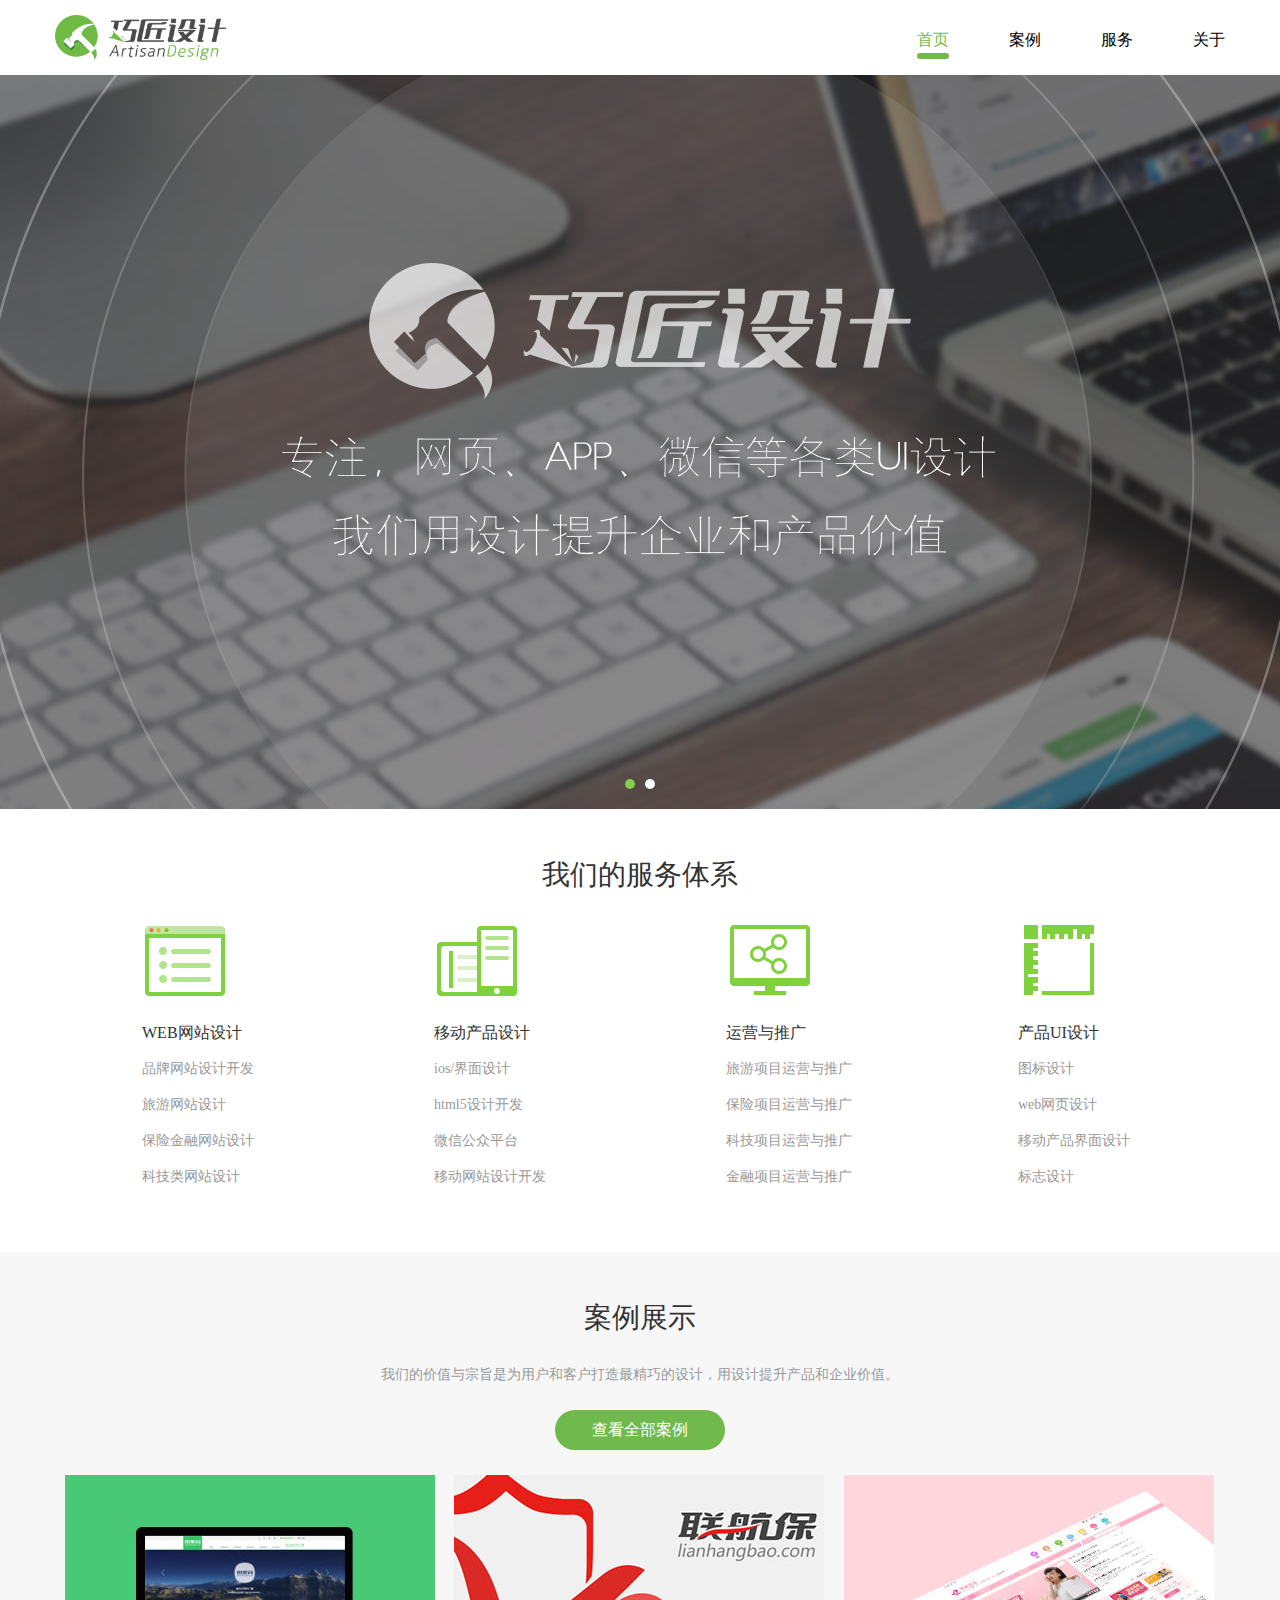
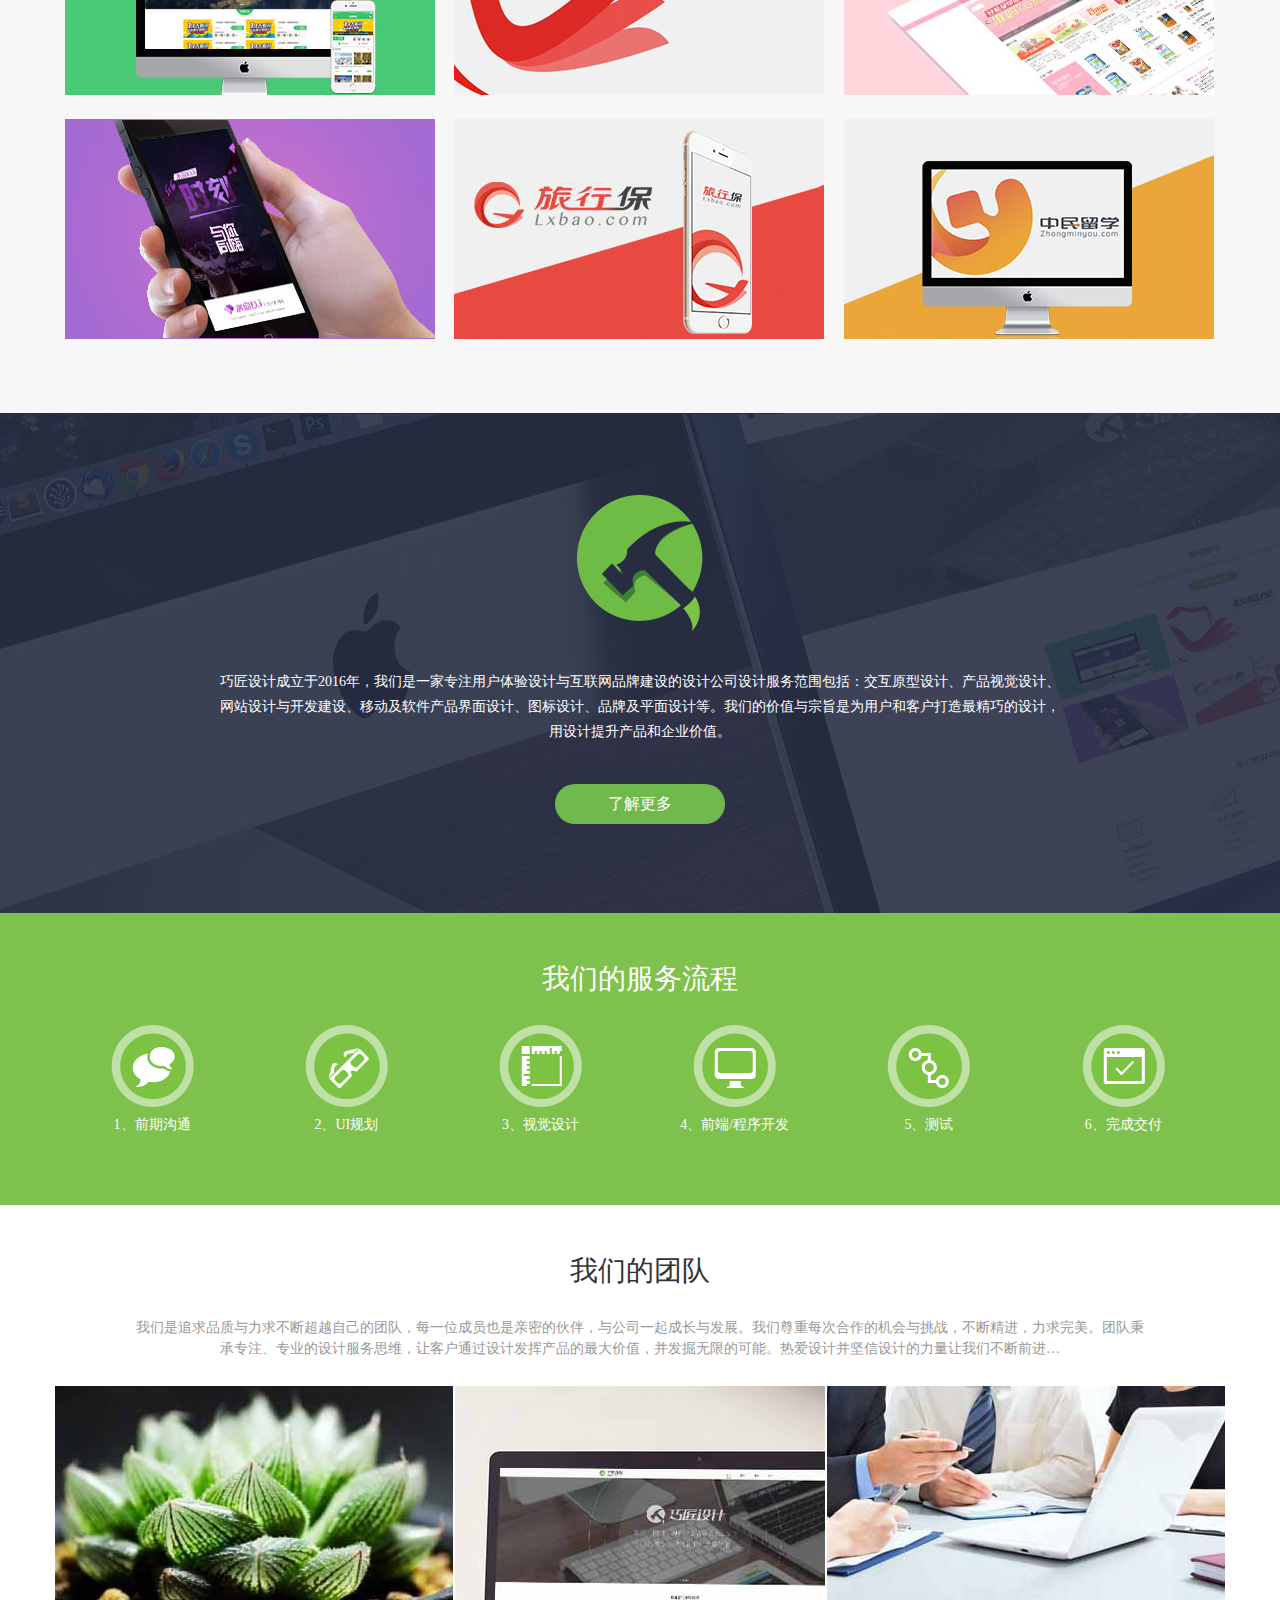
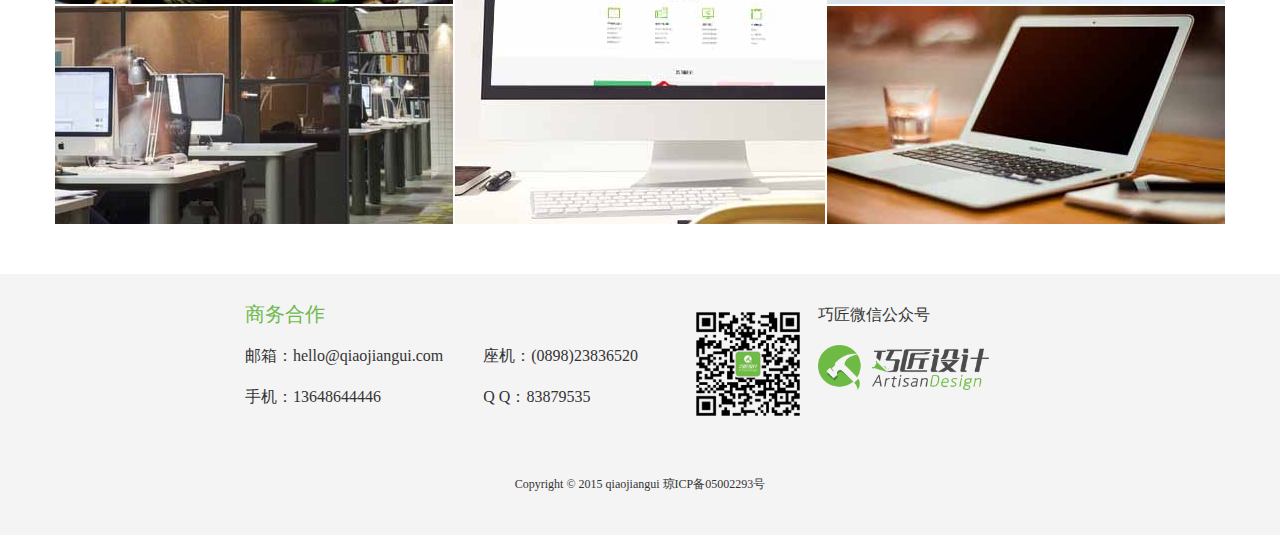
<file: index.html>
<!DOCTYPE html>
<html lang="en">
<head>
    <meta charset="UTF-8">
    <meta http-equiv="X-UA-Compatible" content="IE=edge,chrome=1">
    <meta name="viewport" content="initial-scale=1, maximum-scale=1, user-scalable=no, width=device-width">
    <meta name="apple-mobile-web-app-status-bar-style" content="black">
    <meta name="apple-mobile-web-app-title" content="巧匠设计">
    <title>巧匠设计－专注用户体验设计与互联网品牌开发</title>
    <link rel="stylesheet" href="static/css/main.css"/>
</head>
<body>
<div class="header">
    <div class="container">
        <div class="collapse r">
            <a class="touch" href="javascript:;"></a>
            <ul class="nav">
                <li class="active"><a href="/">首页</a></li>
                <li><a href="/example">案例</a></li>
                <li><a href="/server">服务</a></li>
                <li><a href="/about">关于</a></li>
            </ul>
            <div class="timber" style="left: 60px;"></div>
        </div>
        <a class="logo l" href="/" title="巧匠设计"><img src="static/images/logo.png" alt="巧匠设计"/></a>
    </div>
</div>
<div class="main">
    <div class="carousel">
        <div class="box">
            <div class="item banner-1 active"></div>
            <div class="item banner-2"></div>
        </div>
        <div class="dot">
            <a class="active" href="javascript:;"></a>
            <a href="javascript:;"></a>
        </div>
    </div>
    <div class="floor-1">
        <div class="container">
            <div class="whole">
                <div class="hd">
                    <h1>我们的服务体系</h1>
                </div>
                <div class="bd">
                    <ul class="server-list">
                        <li>
                            <i class="icon-server-1"></i>
                            <h2>WEB网站设计</h2>
                            <p>品牌网站设计开发</p>
                            <p>旅游网站设计</p>
                            <p>保险金融网站设计</p>
                            <p>科技类网站设计</p>
                        </li>
                        <li>
                            <i class="icon-server-2"></i>
                            <h2>移动产品设计</h2>
                            <p>ios/界面设计</p>
                            <p>html5设计开发</p>
                            <p>微信公众平台</p>
                            <p>移动网站设计开发</p>
                        </li>
                        <li>
                            <i class="icon-server-3"></i>
                            <h2>运营与推广</h2>
                            <p>旅游项目运营与推广</p>
                            <p>保险项目运营与推广</p>
                            <p>科技项目运营与推广</p>
                            <p>金融项目运营与推广</p>
                        </li>
                        <li>
                            <i class="icon-server-4"></i>
                            <h2>产品UI设计</h2>
                            <p>图标设计</p>
                            <p>web网页设计</p>
                            <p>移动产品界面设计</p>
                            <p>标志设计</p>
                        </li>
                    </ul>
                </div>
            </div>
        </div>
    </div>
    <div class="floor-2">
        <div class="container">
            <div class="whole">
                <div class="hd">
                    <h1>案例展示</h1>
                    <p>我们的价值与宗旨是为用户和客户打造最精巧的设计，用设计提升产品和企业价值。</p>
                    <p><a href="/example" class="btn">查看全部案例</a></p>
                </div>
                <div class="bd">
                    <ul class="case-list">
                        <li><a href="/content/001.html"><img src="static/images/case-1.jpg"/></a></li>
                        <li><a href="javascript:;"><img src="static/images/case-2.jpg"/></a></li>
                        <li><a href="javascript:;"><img src="static/images/case-3.jpg"/></a></li>
                        <li><a href="javascript:;"><img src="static/images/case-4.jpg"/></a></li>
                        <li><a href="javascript:;"><img src="static/images/case-5.jpg"/></a></li>
                        <li><a href="javascript:;"><img src="static/images/case-6.jpg"/></a></li>
                    </ul>
                </div>
            </div>
        </div>
    </div>
    <div class="floor-3">
        <div class="container">
            <i class="icon-logo"></i>
            <p>巧匠设计成立于2016年，我们是一家专注用户体验设计与互联网品牌建设的设计公司设计服务范围包括：交互原型设计、产品视觉设计、网站设计与开发建设、移动及软件产品界面设计、图标设计、品牌及平面设计等。我们的价值与宗旨是为用户和客户打造最精巧的设计，用设计提升产品和企业价值。</p>
            <a href="#" class="btn">了解更多</a>
        </div>
    </div>
    <div class="floor-4">
        <div class="container">
            <div class="whole">
                <div class="hd">
                    <h1 class="white">我们的服务流程</h1>
                </div>
                <div class="bd">
                    <ul class="step-list">
                        <li><i class="icon-step-1"></i><p>1、前期沟通</p></li>
                        <li><i class="icon-step-2"></i><p>2、UI规划</p></li>
                        <li><i class="icon-step-3"></i><p>3、视觉设计</p></li>
                        <li><i class="icon-step-4"></i><p>4、前端/程序开发</p></li>
                        <li><i class="icon-step-5"></i><p>5、测试</p></li>
                        <li><i class="icon-step-6"></i><p>6、完成交付</p></li>
                    </ul>
                </div>
            </div>
        </div>
    </div>
    <div class="floor-5">
        <div class="container">
            <div class="whole">
                <div class="hd">
                    <h1>我们的团队</h1>
                    <p>我们是追求品质与力求不断超越自己的团队，每一位成员也是亲密的伙伴，与公司一起成长与发展。我们尊重每次合作的机会与挑战，不断精进，力求完美。团队秉承专注、专业的设计服务思维，让客户通过设计发挥产品的最大价值，并发掘无限的可能。热爱设计并坚信设计的力量让我们不断前进…</p>
                </div>
                <div class="bd">
                    <ul class="team-list">
                        <li>
                            <a href="javascript:;"><img src="static/images/team-1.jpg"/></a>
                            <a href="javascript:;"><img src="static/images/team-2.jpg"/></a>
                        </li>
                        <li class="center">
                            <a href="javascript:;"><img src="static/images/team-3.jpg"/></a>
                        </li>
                        <li>
                            <a href="javascript:;"><img src="static/images/team-4.jpg"/></a>
                            <a href="javascript:;"><img src="static/images/team-5.jpg"/></a>
                        </li>
                    </ul>
                </div>
            </div>
        </div>
    </div>
</div>
<div class="footer">
    <div class="container">
        <div class="top">
            <div class="l">
                <h2>商务合作</h2>
                <div class="l">
                    <p>邮箱：hello@qiaojiangui.com</p>
                    <p>手机：13648644446</p>
                </div>
                <div class="l">
                    <p>座机：(0898)23836520</p>
                    <p>Q Q：83879535</p>
                </div>
            </div>
            <div class="ml30 l">
                <div class="qrcode l"><img src="static/images/qrcode.png"/></div>
                <div class="ml20 l">
                    <p>巧匠微信公众号</p>
                    <img src="static/images/logo.png" width="171" height="45"/>
                </div>
            </div>
        </div>
        <div class="bottom">Copyright © 2015 qiaojiangui 琼ICP备05002293号</div>
    </div>
</div>
<script src="static/js/jquery-1.11.3.min.js"></script>
<script src="static/js/main.js"></script>
</body>
</html>
</file>
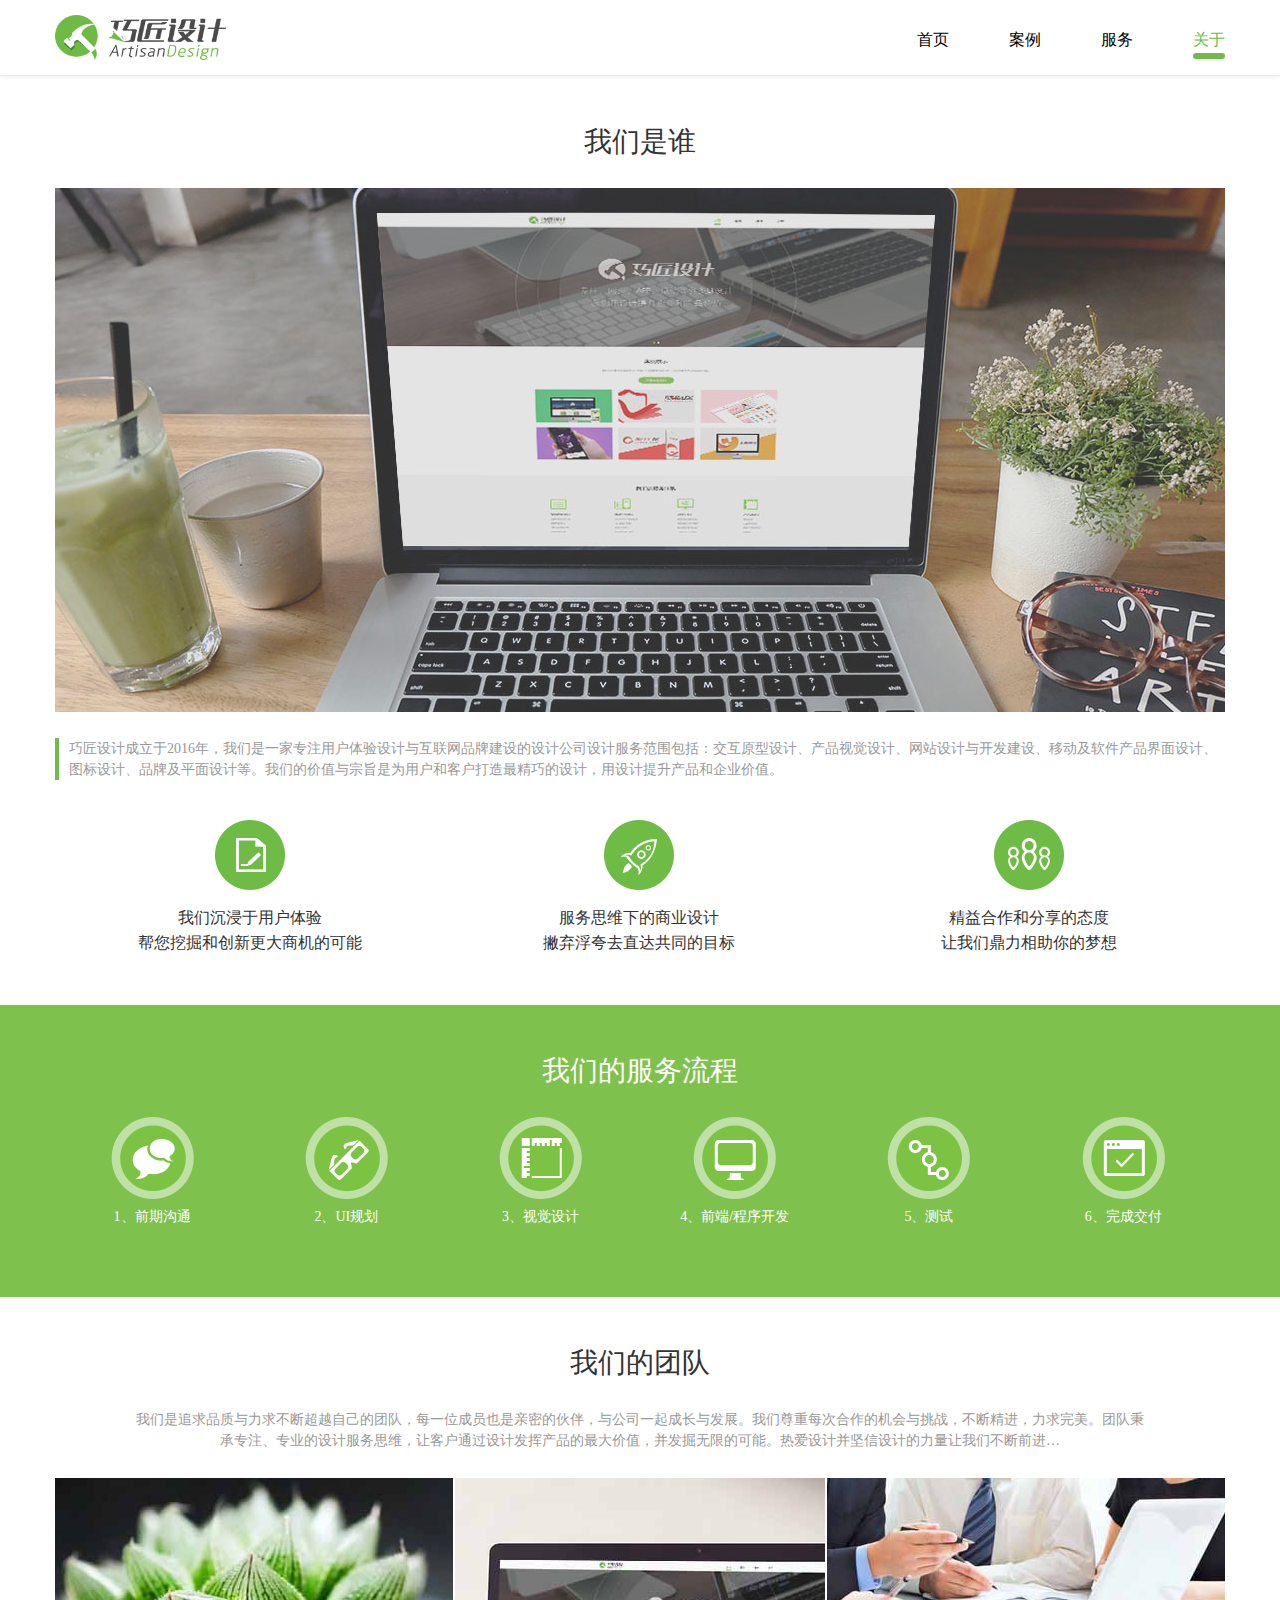
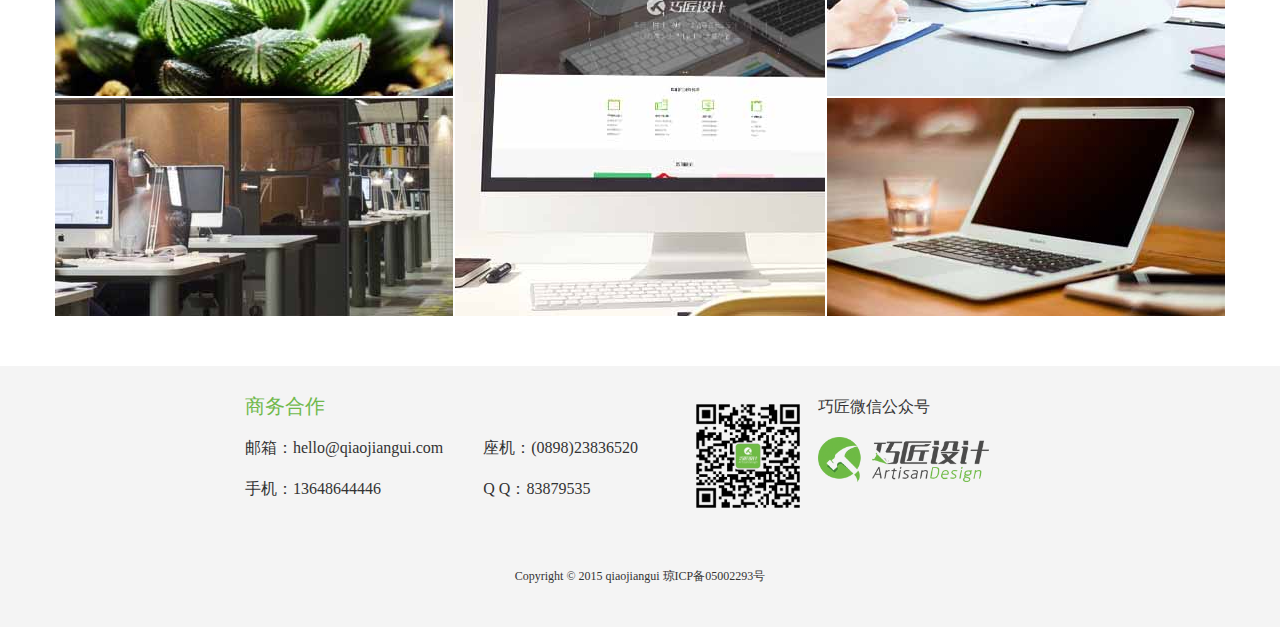
<file: about/index.html>
<!DOCTYPE html>
<html lang="en">
<head>
    <meta charset="UTF-8">
    <meta http-equiv="X-UA-Compatible" content="IE=edge,chrome=1">
    <meta name="viewport" content="initial-scale=1, maximum-scale=1, user-scalable=no, width=device-width">
    <meta name="apple-mobile-web-app-status-bar-style" content="black">
    <meta name="apple-mobile-web-app-title" content="巧匠设计">
    <title>巧匠设计－专注用户体验设计与互联网品牌开发</title>
    <link rel="stylesheet" href="../static/css/main.css"/>
</head>
<body>
<div class="header borb">
    <div class="container">
        <div class="collapse r">
            <a class="touch" href="javascript:;"></a>
            <ul class="nav">
                <li><a href="/">首页</a></li>
                <li><a href="/example">案例</a></li>
                <li><a href="/server">服务</a></li>
                <li class="active"><a href="/about">关于</a></li>
            </ul>
            <div class="timber" style="left: 336px;"></div>
        </div>
        <a class="logo l" href="/" title="巧匠设计"><img src="../static/images/logo.png" alt="巧匠设计"/></a>
    </div>
</div>
<div class="main">
    <div class="floor-1 bortop">
        <div class="container">
            <div class="whole">
                <div class="hd">
                    <h1>我们是谁</h1>
                </div>
                <div class="bd">
                    <div class="summary">
                        <img src="../static/images/about.jpg"/>
                        <p>巧匠设计成立于2016年，我们是一家专注用户体验设计与互联网品牌建设的设计公司设计服务范围包括：交互原型设计、产品视觉设计、网站设计与开发建设、移动及软件产品界面设计、图标设计、品牌及平面设计等。我们的价值与宗旨是为用户和客户打造最精巧的设计，用设计提升产品和企业价值。</p>
                    </div>
                    <ul class="about-list">
                        <li>
                            <i class="icon-about-1"></i>
                            <p>我们沉浸于用户体验</p>
                            <p>帮您挖掘和创新更大商机的可能</p>
                        </li>
                        <li>
                            <i class="icon-about-2"></i>
                            <p>服务思维下的商业设计</p>
                            <p>撇弃浮夸去直达共同的目标</p>
                        </li>
                        <li>
                            <i class="icon-about-3"></i>
                            <p>精益合作和分享的态度</p>
                            <p>让我们鼎力相助你的梦想</p>
                        </li>
                    </ul>
                </div>
            </div>
        </div>
    </div>
    <div class="floor-4">
        <div class="container">
            <div class="whole">
                <div class="hd">
                    <h1 class="white">我们的服务流程</h1>
                </div>
                <div class="bd">
                    <ul class="step-list">
                        <li><i class="icon-step-1"></i><p>1、前期沟通</p></li>
                        <li><i class="icon-step-2"></i><p>2、UI规划</p></li>
                        <li><i class="icon-step-3"></i><p>3、视觉设计</p></li>
                        <li><i class="icon-step-4"></i><p>4、前端/程序开发</p></li>
                        <li><i class="icon-step-5"></i><p>5、测试</p></li>
                        <li><i class="icon-step-6"></i><p>6、完成交付</p></li>
                    </ul>
                </div>
            </div>
        </div>
    </div>
    <div class="floor-5">
        <div class="container">
            <div class="whole">
                <div class="hd">
                    <h1>我们的团队</h1>
                    <p>我们是追求品质与力求不断超越自己的团队，每一位成员也是亲密的伙伴，与公司一起成长与发展。我们尊重每次合作的机会与挑战，不断精进，力求完美。团队秉承专注、专业的设计服务思维，让客户通过设计发挥产品的最大价值，并发掘无限的可能。热爱设计并坚信设计的力量让我们不断前进…</p>
                </div>
                <div class="bd">
                    <ul class="team-list">
                        <li>
                            <a href="javascript:;"><img src="../static/images/team-1.jpg"/></a>
                            <a href="javascript:;"><img src="../static/images/team-2.jpg"/></a>
                        </li>
                        <li class="center">
                            <a href="javascript:;"><img src="../static/images/team-3.jpg"/></a>
                        </li>
                        <li>
                            <a href="javascript:;"><img src="../static/images/team-4.jpg"/></a>
                            <a href="javascript:;"><img src="../static/images/team-5.jpg"/></a>
                        </li>
                    </ul>
                </div>
            </div>
        </div>
    </div>
</div>
<div class="footer">
    <div class="container">
        <div class="top">
            <div class="l">
                <h2>商务合作</h2>
                <div class="l">
                    <p>邮箱：hello@qiaojiangui.com</p>
                    <p>手机：13648644446</p>
                </div>
                <div class="l">
                    <p>座机：(0898)23836520</p>
                    <p>Q Q：83879535</p>
                </div>
            </div>
            <div class="ml30 l">
                <div class="qrcode l"><img src="../static/images/qrcode.png"/></div>
                <div class="ml20 l">
                    <p>巧匠微信公众号</p>
                    <img src="../static/images/logo.png" width="171" height="45"/>
                </div>
            </div>
        </div>
        <div class="bottom">Copyright © 2015 qiaojiangui 琼ICP备05002293号</div>
    </div>
</div>
<script src="../static/js/jquery-1.11.3.min.js"></script>
<script src="../static/js/main.js"></script>
</body>
</html>
</file>
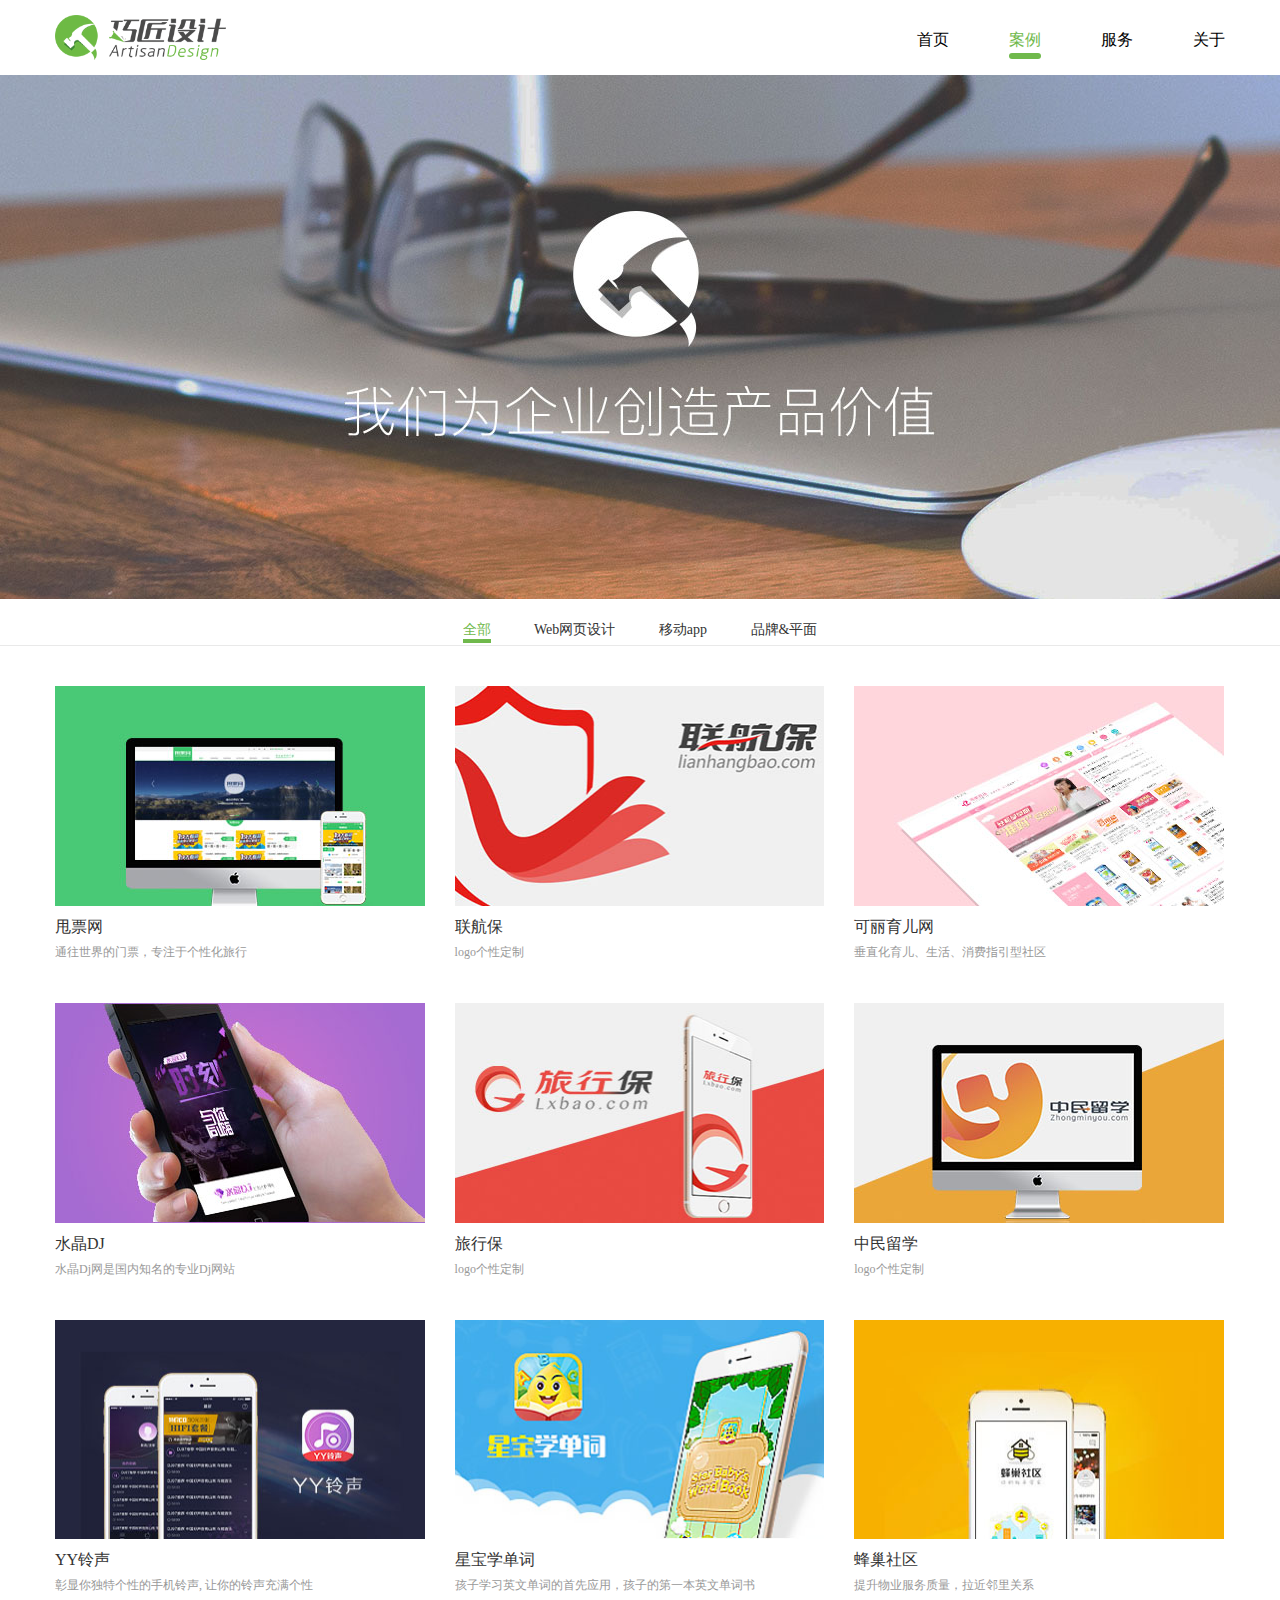
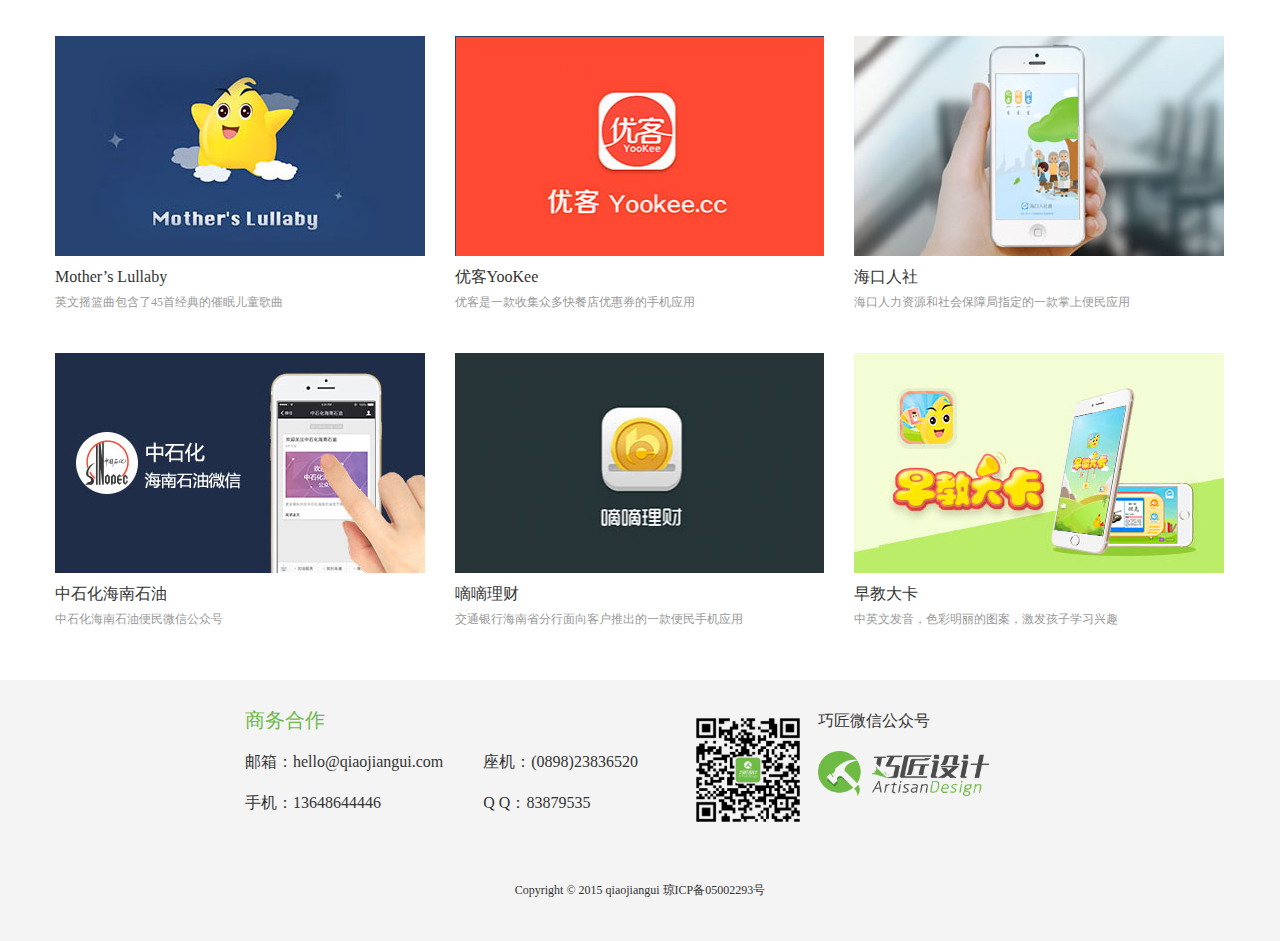
<file: example/index.html>
<!DOCTYPE html>
<html lang="en">
<head>
    <meta charset="UTF-8">
    <meta http-equiv="X-UA-Compatible" content="IE=edge,chrome=1">
    <meta name="viewport" content="initial-scale=1, maximum-scale=1, user-scalable=no, width=device-width">
    <meta name="apple-mobile-web-app-status-bar-style" content="black">
    <meta name="apple-mobile-web-app-title" content="巧匠设计">
    <title>巧匠设计－专注用户体验设计与互联网品牌开发</title>
    <link rel="stylesheet" href="../static/css/main.css"/>
</head>
<body>
<div class="header">
    <div class="container">
        <div class="collapse r">
            <a class="touch" href="javascript:;"></a>
            <ul class="nav">
                <li><a href="/">首页</a></li>
                <li class="active"><a href="/example">案例</a></li>
                <li><a href="/server">服务</a></li>
                <li><a href="/about">关于</a></li>
            </ul>
            <div class="timber" style="left: 152px;"></div>
        </div>
        <a class="logo l" href="/" title="巧匠设计"><img src="../static/images/logo.png" alt="巧匠设计"/></a>
    </div>
</div>
<div class="main">
    <div class="example-banner"></div>
    <div class="floor-1">
        <div class="example-nav">
            <ul>
                <li><a class="active" href="/example">全部</a></li>
                <li><a href="/example/web.html">Web网页设计</a></li>
                <li><a href="/example/app.html">移动app</a></li>
                <li><a href="/example/plane.html">品牌&平面</a></li>
            </ul>
        </div>
        <div class="example-content">
            <div class="container">
                <ul class="example-list">
                    <li>
                        <div class="shell">
                            <a href="/content/001.html"><img src="../static/images/case-1.jpg"/></a>
                            <h2>甩票网</h2>
                            <p>通往世界的门票，专注于个性化旅行</p>
                        </div>
                    </li>
                    <li>
                        <div class="shell">
                            <a href="#"><img src="../static/images/case-2.jpg"/></a>
                            <h2>联航保</h2>
                            <p>logo个性定制</p>
                        </div>
                    </li>
                    <li>
                        <div class="shell">
                            <a href="#"><img src="../static/images/case-3.jpg"/></a>
                            <h2>可丽育儿网</h2>
                            <p>垂直化育儿、生活、消费指引型社区</p>
                        </div>
                    </li>
                    <li>
                        <div class="shell">
                            <a href="#"><img src="../static/images/case-4.jpg"/></a>
                            <h2>水晶DJ</h2>
                            <p>水晶Dj网是国内知名的专业Dj网站</p>
                        </div>
                    </li>
                    <li>
                        <div class="shell">
                            <a href="#"><img src="../static/images/case-5.jpg"/></a>
                            <h2>旅行保</h2>
                            <p>logo个性定制</p>
                        </div>
                    </li>
                    <li>
                        <div class="shell">
                            <a href="#"><img src="../static/images/case-6.jpg"/></a>
                            <h2>中民留学</h2>
                            <p>logo个性定制</p>
                        </div>
                    </li>
                    <li>
                        <div class="shell">
                            <a href="#"><img src="../static/images/case-7.jpg"/></a>
                            <h2>YY铃声</h2>
                            <p>彰显你独特个性的手机铃声, 让你的铃声充满个性</p>
                        </div>
                    </li>
                    <li>
                        <div class="shell">
                            <a href="#"><img src="../static/images/case-8.jpg"/></a>
                            <h2>星宝学单词</h2>
                            <p>孩子学习英文单词的首先应用，孩子的第一本英文单词书</p>
                        </div>
                    </li>
                    <li>
                        <div class="shell">
                            <a href="#"><img src="../static/images/case-9.jpg"/></a>
                            <h2>蜂巢社区</h2>
                            <p>提升物业服务质量，拉近邻里关系</p>
                        </div>
                    </li>
                    <li>
                        <div class="shell">
                            <a href="#"><img src="../static/images/case-10.jpg"/></a>
                            <h2>Mother’s Lullaby</h2>
                            <p>英文摇篮曲包含了45首经典的催眠儿童歌曲</p>
                        </div>
                    </li>
                    <li>
                        <div class="shell">
                            <a href="#"><img src="../static/images/case-11.jpg"/></a>
                            <h2>优客YooKee</h2>
                            <p>优客是一款收集众多快餐店优惠券的手机应用</p>
                        </div>
                    </li>
                    <li>
                        <div class="shell">
                            <a href="#"><img src="../static/images/case-12.jpg"/></a>
                            <h2>海口人社</h2>
                            <p>海口人力资源和社会保障局指定的一款掌上便民应用</p>
                        </div>
                    </li>
                    <li>
                        <div class="shell">
                            <a href="#"><img src="../static/images/case-13.jpg"/></a>
                            <h2>中石化海南石油 </h2>
                            <p>中石化海南石油便民微信公众号</p>
                        </div>
                    </li>
                    <li>
                        <div class="shell">
                            <a href="#"><img src="../static/images/case-14.jpg"/></a>
                            <h2>嘀嘀理财</h2>
                            <p>交通银行海南省分行面向客户推出的一款便民手机应用</p>
                        </div>
                    </li>
                    <li>
                        <div class="shell">
                            <a href="#"><img src="../static/images/case-15.jpg"/></a>
                            <h2>早教大卡</h2>
                            <p>中英文发音，色彩明丽的图案，激发孩子学习兴趣</p>
                        </div>
                    </li>
                </ul>
            </div>
        </div>
    </div>
</div>
<div class="footer" >
    <div class="container">
        <div class="top">
            <div class="l">
                <h2>商务合作</h2>
                <div class="l">
                    <p>邮箱：hello@qiaojiangui.com</p>
                    <p>手机：13648644446</p>
                </div>
                <div class="l">
                    <p>座机：(0898)23836520</p>
                    <p>Q Q：83879535</p>
                </div>
            </div>
            <div class="ml30 l">
                <div class="qrcode l"><img src="../static/images/qrcode.png"/></div>
                <div class="ml20 l">
                    <p>巧匠微信公众号</p>
                    <img src="../static/images/logo.png" width="171" height="45"/>
                </div>
            </div>
        </div>
        <div class="bottom">Copyright © 2015 qiaojiangui 琼ICP备05002293号</div>
    </div>
</div>
<script src="../static/js/jquery-1.11.3.min.js"></script>
<script src="../static/js/main.js"></script>
</body>
</html>
</file>
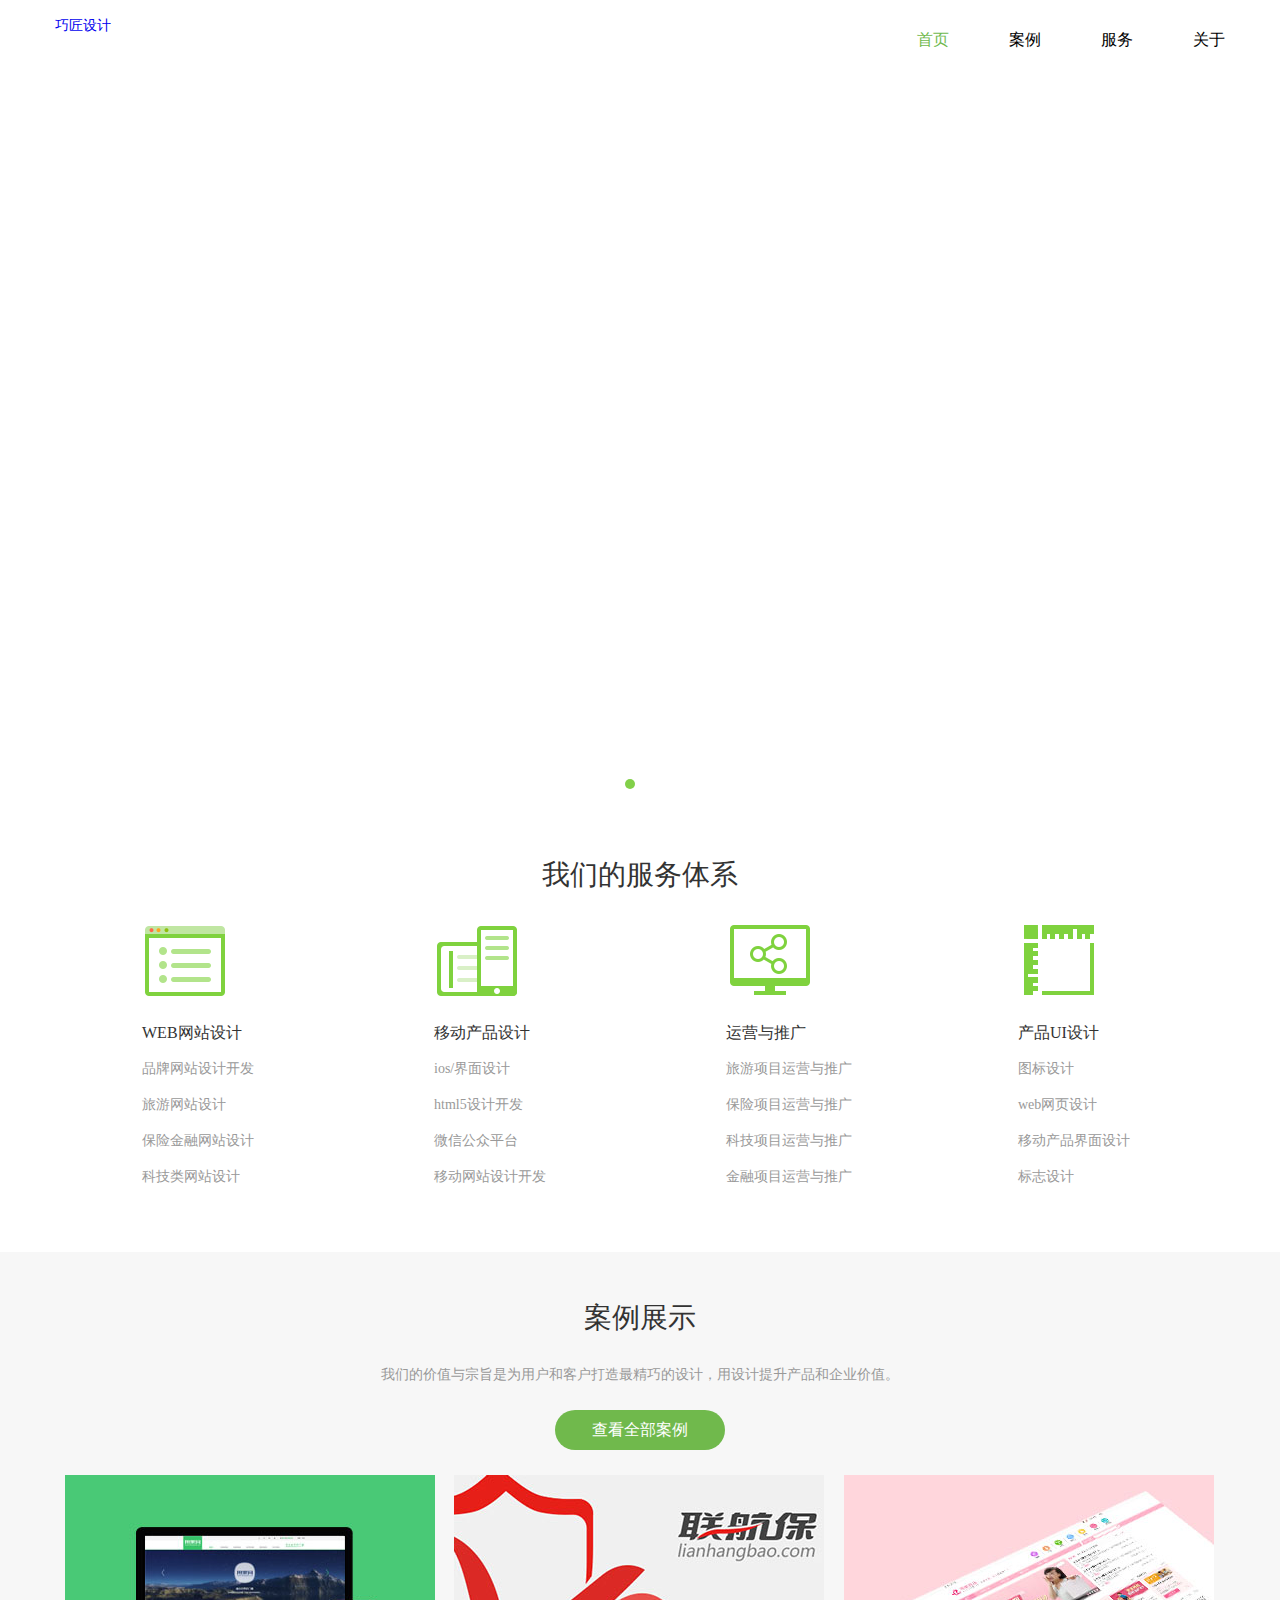
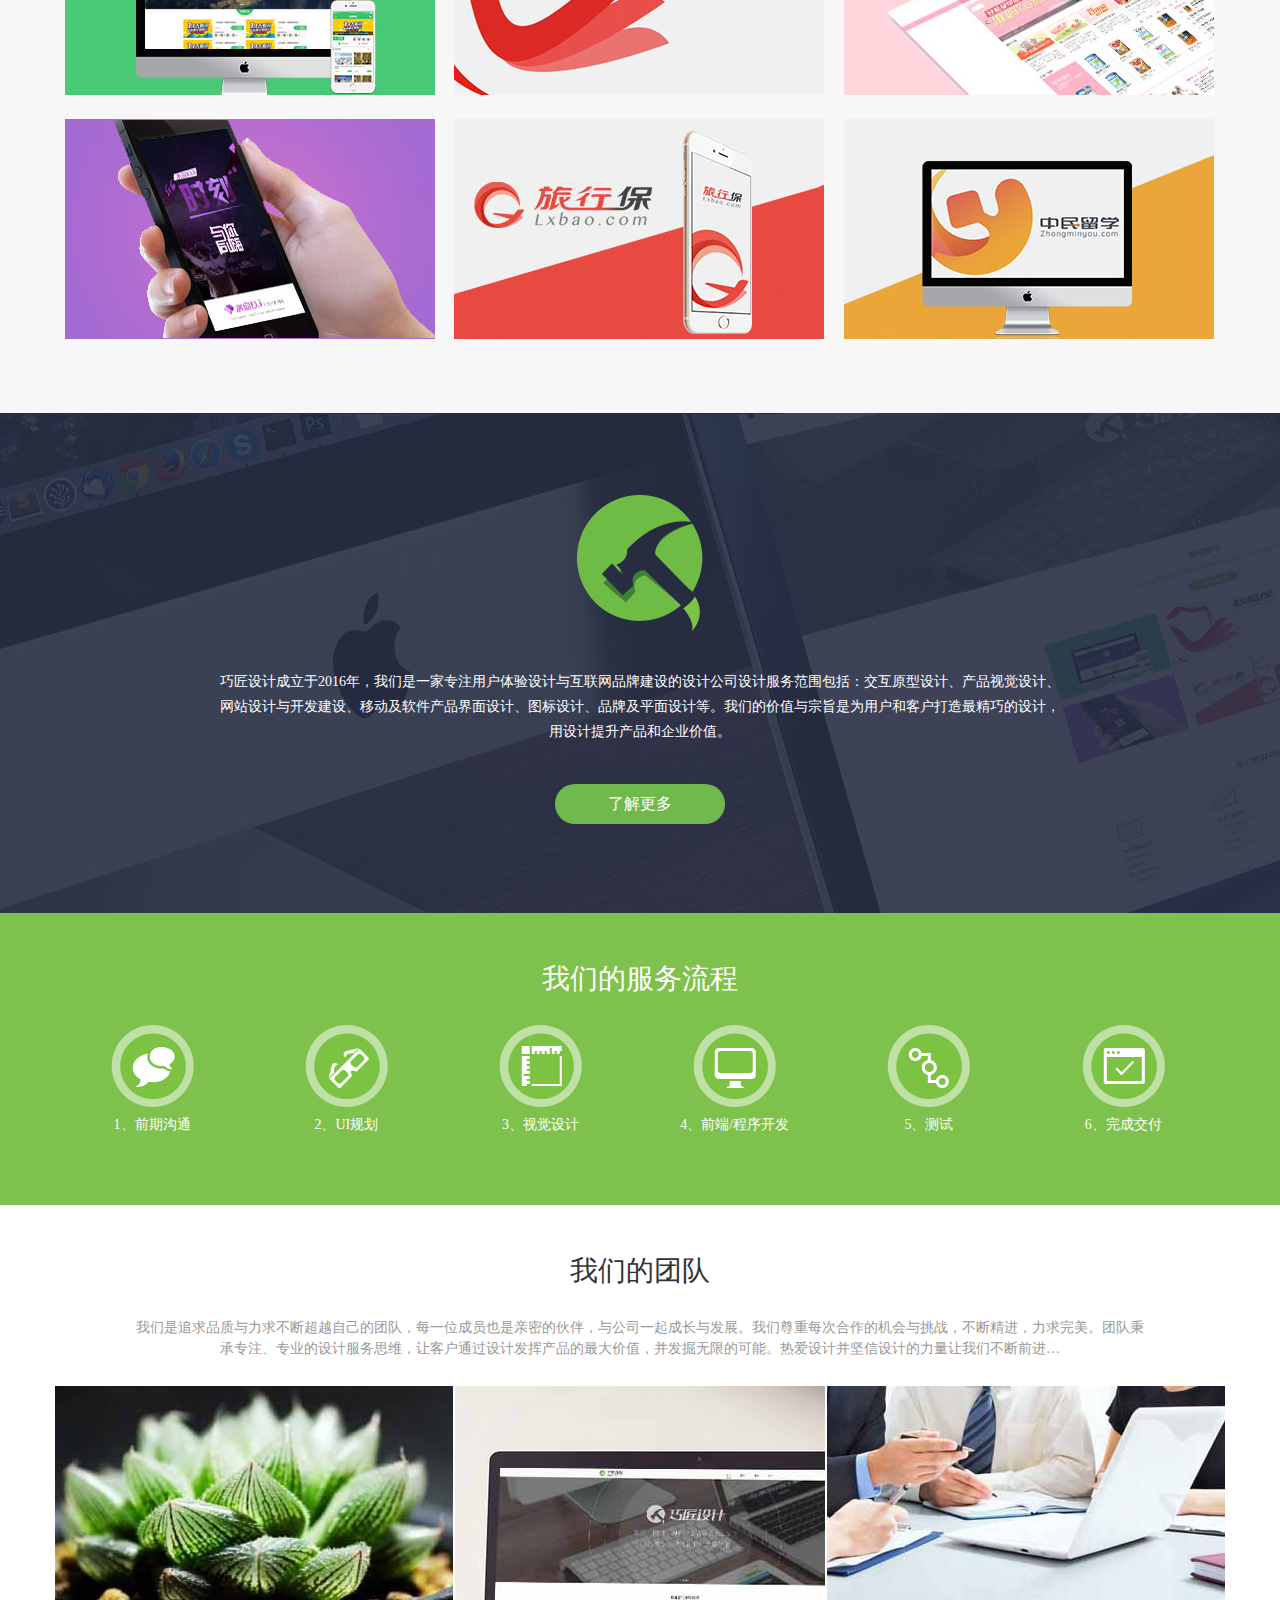
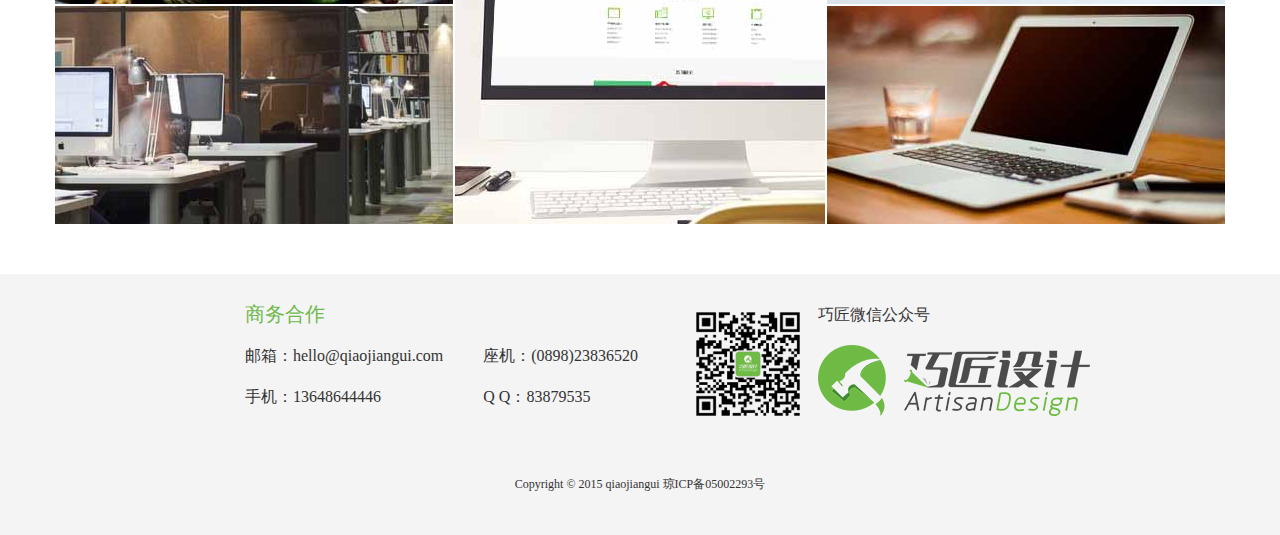
<file: html/index.html>
<!DOCTYPE html>
<html lang="en">
<head>
    <meta charset="UTF-8">
    <meta http-equiv="X-UA-Compatible" content="IE=edge,chrome=1">
    <meta name="viewport" content="initial-scale=1, maximum-scale=1, user-scalable=no, width=device-width">
    <meta name="apple-mobile-web-app-status-bar-style" content="black">
    <meta name="apple-mobile-web-app-title" content="巧匠设计">
    <title>巧匠设计</title>
    <link rel="stylesheet" href="../static/css/main.css"/>
</head>
<body>
<div class="header">
    <div class="container">
        <div class="collapse r">
            <a class="touch" href="javascript:;"></a>
            <ul class="nav">
                <li class="active"><a href="/">首页</a></li>
                <li><a href="/">案例</a></li>
                <li><a href="/">服务</a></li>
                <li><a href="/">关于</a></li>
            </ul>
        </div>
        <a class="logo l" href="/" title="巧匠设计">巧匠设计</a>
    </div>
</div>
<div class="main">
    <div class="carousel">
        <div class="box"></div>
        <div class="dot">
            <a class="active" href="javascript:;"></a>
            <a href="javascript:;"></a>
        </div>
    </div>
    <div class="floor-1">
        <div class="container">
            <div class="whole">
                <div class="hd">
                    <h1>我们的服务体系</h1>
                </div>
                <div class="bd">
                    <ul class="server-list">
                        <li>
                            <i class="icon-server-1"></i>
                            <h2>WEB网站设计</h2>
                            <p>品牌网站设计开发</p>
                            <p>旅游网站设计</p>
                            <p>保险金融网站设计</p>
                            <p>科技类网站设计</p>
                        </li>
                        <li>
                            <i class="icon-server-2"></i>
                            <h2>移动产品设计</h2>
                            <p>ios/界面设计</p>
                            <p>html5设计开发</p>
                            <p>微信公众平台</p>
                            <p>移动网站设计开发</p>
                        </li>
                        <li>
                            <i class="icon-server-3"></i>
                            <h2>运营与推广</h2>
                            <p>旅游项目运营与推广</p>
                            <p>保险项目运营与推广</p>
                            <p>科技项目运营与推广</p>
                            <p>金融项目运营与推广</p>
                        </li>
                        <li>
                            <i class="icon-server-4"></i>
                            <h2>产品UI设计</h2>
                            <p>图标设计</p>
                            <p>web网页设计</p>
                            <p>移动产品界面设计</p>
                            <p>标志设计</p>
                        </li>
                    </ul>
                </div>
            </div>
        </div>
    </div>
    <div class="floor-2">
        <div class="container">
            <div class="whole">
                <div class="hd">
                    <h1>案例展示</h1>
                    <p>我们的价值与宗旨是为用户和客户打造最精巧的设计，用设计提升产品和企业价值。</p>
                    <p><a href="#" class="btn">查看全部案例</a></p>
                </div>
                <div class="bd">
                    <ul class="case-list">
                        <li><a href="#"><img src="../static/images/case-1.jpg"/></a></li>
                        <li><a href="#"><img src="../static/images/case-2.jpg"/></a></li>
                        <li><a href="#"><img src="../static/images/case-3.jpg"/></a></li>
                        <li><a href="#"><img src="../static/images/case-4.jpg"/></a></li>
                        <li><a href="#"><img src="../static/images/case-5.jpg"/></a></li>
                        <li><a href="#"><img src="../static/images/case-6.jpg"/></a></li>
                    </ul>
                </div>
            </div>
        </div>
    </div>
    <div class="floor-3">
        <div class="container">
            <i class="icon-logo"></i>
            <p>巧匠设计成立于2016年，我们是一家专注用户体验设计与互联网品牌建设的设计公司设计服务范围包括：交互原型设计、产品视觉设计、网站设计与开发建设、移动及软件产品界面设计、图标设计、品牌及平面设计等。我们的价值与宗旨是为用户和客户打造最精巧的设计，用设计提升产品和企业价值。</p>
            <a href="#" class="btn">了解更多</a>
        </div>
    </div>
    <div class="floor-4">
        <div class="container">
            <div class="whole">
                <div class="hd">
                    <h1 class="white">我们的服务流程</h1>
                </div>
                <div class="bd">
                    <ul class="step-list">
                        <li><i class="icon-step-1"></i><p>1、前期沟通</p></li>
                        <li><i class="icon-step-2"></i><p>2、UI规划</p></li>
                        <li><i class="icon-step-3"></i><p>3、视觉设计</p></li>
                        <li><i class="icon-step-4"></i><p>4、前端/程序开发</p></li>
                        <li><i class="icon-step-5"></i><p>5、测试</p></li>
                        <li><i class="icon-step-6"></i><p>6、完成交付</p></li>
                    </ul>
                </div>
            </div>
        </div>
    </div>
    <div class="floor-5">
        <div class="container">
            <div class="whole">
                <div class="hd">
                    <h1>我们的团队</h1>
                    <p>我们是追求品质与力求不断超越自己的团队，每一位成员也是亲密的伙伴，与公司一起成长与发展。我们尊重每次合作的机会与挑战，不断精进，力求完美。团队秉承专注、专业的设计服务思维，让客户通过设计发挥产品的最大价值，并发掘无限的可能。热爱设计并坚信设计的力量让我们不断前进…</p>
                </div>
                <div class="bd">
                    <ul class="team-list">
                        <li>
                            <a href="javascript:;"><img src="../static/images/team-1.jpg"/></a>
                            <a href="javascript:;"><img src="../static/images/team-2.jpg"/></a>
                        </li>
                        <li class="center">
                            <a href="javascript:;"><img src="../static/images/team-3.jpg"/></a>
                        </li>
                        <li>
                            <a href="javascript:;"><img src="../static/images/team-4.jpg"/></a>
                            <a href="javascript:;"><img src="../static/images/team-5.jpg"/></a>
                        </li>
                    </ul>
                </div>
            </div>
        </div>
    </div>
</div>
<div class="footer">
    <div class="container">
        <div class="top">
            <div class="l">
                <h2>商务合作</h2>
                <div class="l">
                    <p>邮箱：hello@qiaojiangui.com</p>
                    <p>手机：13648644446</p>
                </div>
                <div class="l">
                    <p>座机：(0898)23836520</p>
                    <p>Q Q：83879535</p>
                </div>
            </div>
            <div class="ml30 l">
                <div class="qrcode l"><img src="../static/images/qrcode.png"/></div>
                <div class="ml20 l">
                    <p>巧匠微信公众号</p>
                    <img src="../static/images/logo.png"/>
                </div>
            </div>
        </div>
        <div class="bottom">Copyright © 2015 qiaojiangui 琼ICP备05002293号</div>
    </div>
</div>
</body>
</html>
</file>
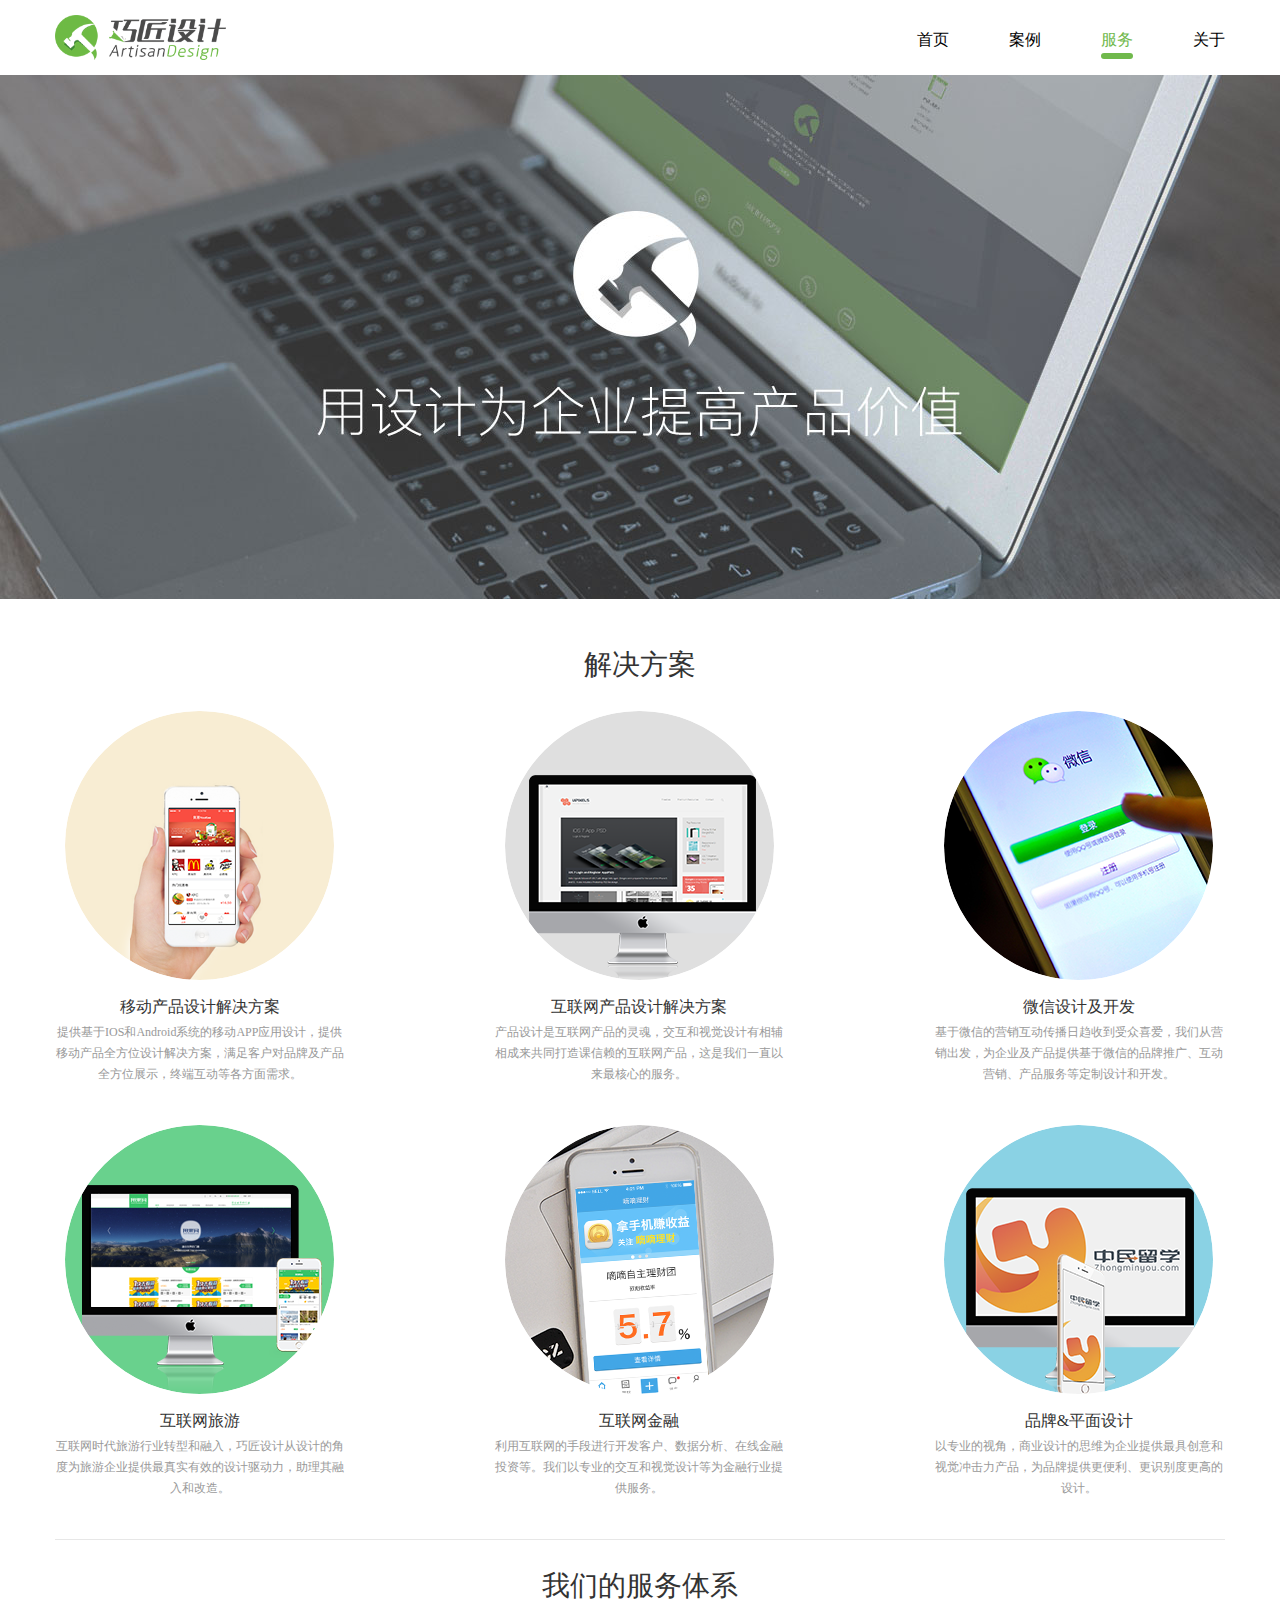
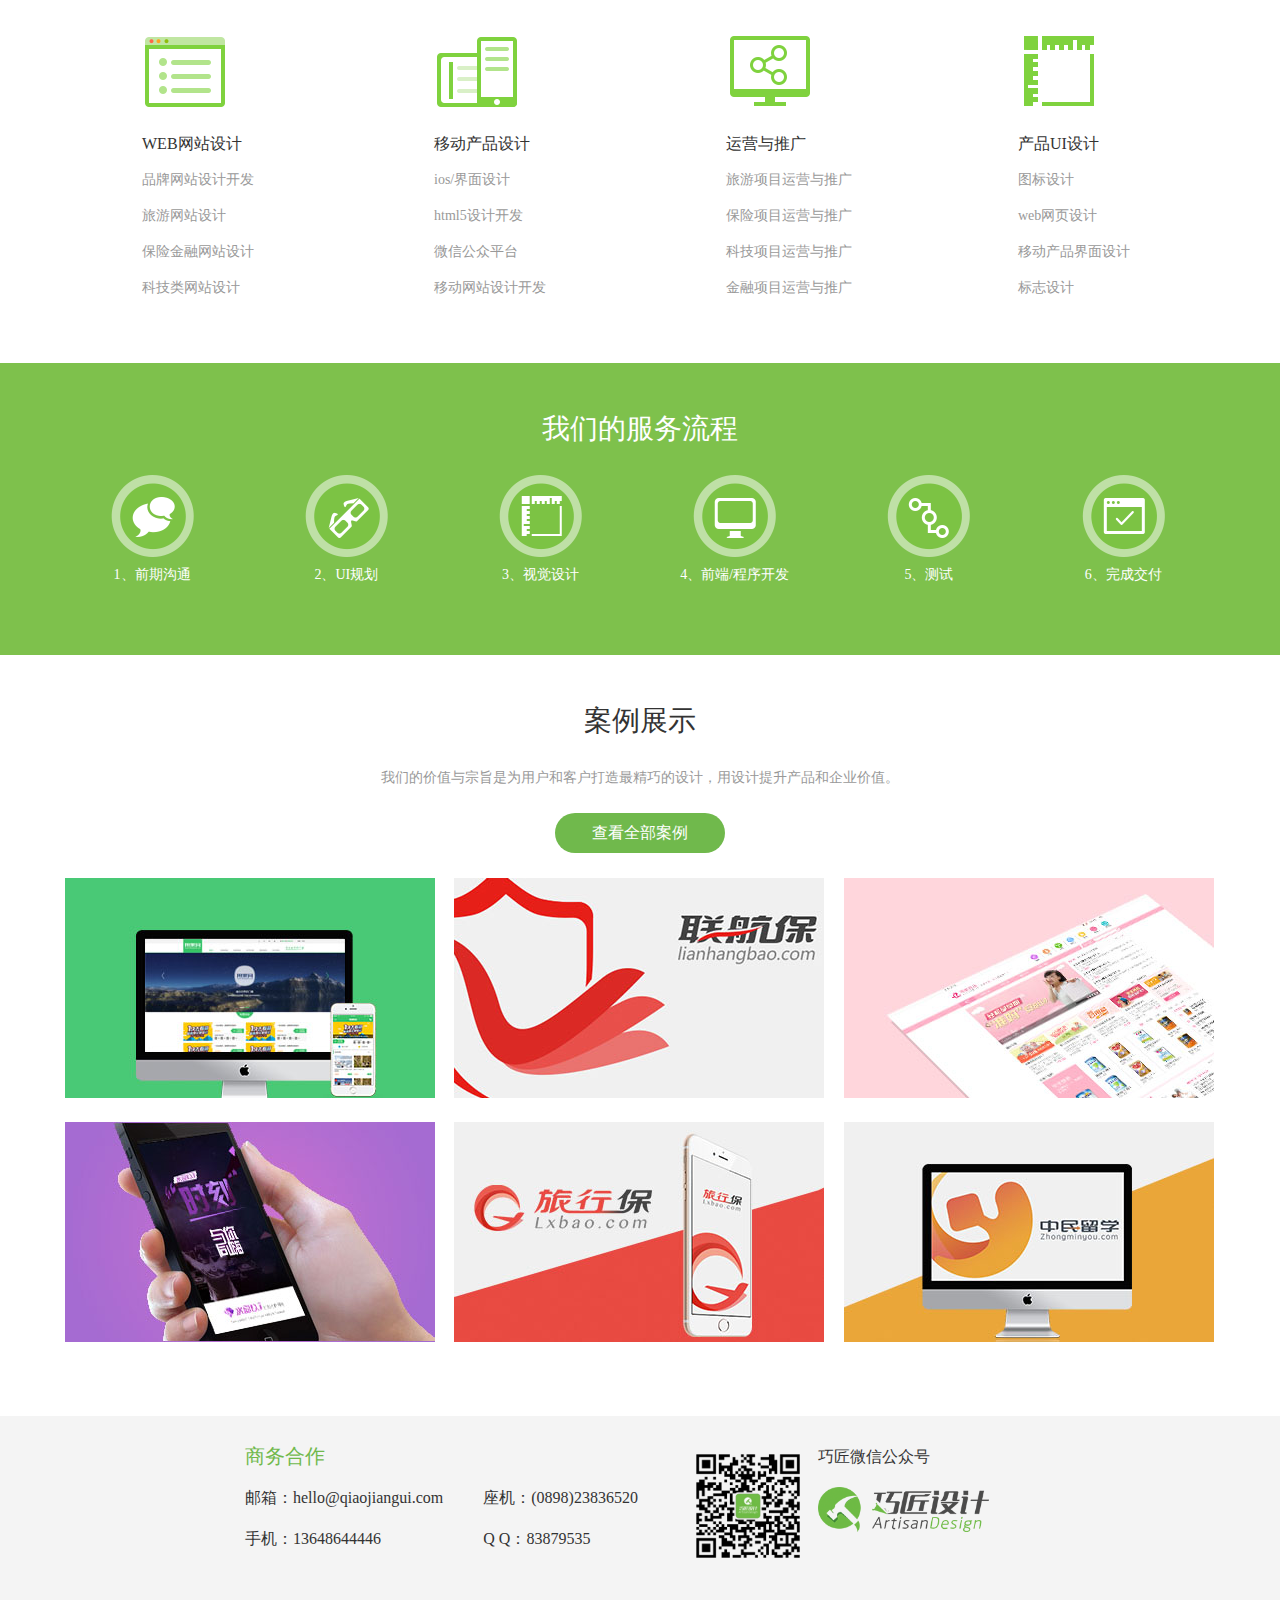
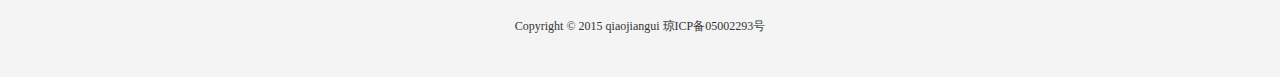
<file: server/index.html>
<!DOCTYPE html>
<html lang="en">
<head>
    <meta charset="UTF-8">
    <meta http-equiv="X-UA-Compatible" content="IE=edge,chrome=1">
    <meta name="viewport" content="initial-scale=1, maximum-scale=1, user-scalable=no, width=device-width">
    <meta name="apple-mobile-web-app-status-bar-style" content="black">
    <meta name="apple-mobile-web-app-title" content="巧匠设计">
    <title>巧匠设计－专注用户体验设计与互联网品牌开发</title>
    <link rel="stylesheet" href="../static/css/main.css"/>
</head>
<body>
<div class="header">
    <div class="container">
        <div class="collapse r">
            <a class="touch" href="javascript:;"></a>
            <ul class="nav">
                <li><a href="/">首页</a></li>
                <li><a href="/example">案例</a></li>
                <li class="active"><a href="/server">服务</a></li>
                <li><a href="/about">关于</a></li>
            </ul>
            <div class="timber" style="left: 244px;"></div>
        </div>
        <a class="logo l" href="/" title="巧匠设计"><img src="../static/images/logo.png" alt="巧匠设计"/></a>
    </div>
</div>
<div class="main">
    <div class="server-banner"></div>
    <div class="floor-1">
        <div class="container">
            <div class="whole">
                <div class="hd">
                    <h1>解决方案</h1>

                </div>
                <div class="bd">
                    <ul class="solve-list">
                        <li>
                            <div class="shell">
                                <a href="javascript:;"><img src="../static/images/solve-1.png"/></a>
                                <h2>移动产品设计解决方案</h2>
                                <p>提供基于IOS和Android系统的移动APP应用设计，提供移动产品全方位设计解决方案，满足客户对品牌及产品全方位展示，终端互动等各方面需求。</p>
                            </div>
                        </li>
                        <li>
                            <div class="shell">
                                <a href="javascript:;"><img src="../static/images/solve-2.png"/></a>
                                <h2>互联网产品设计解决方案</h2>
                                <p>产品设计是互联网产品的灵魂，交互和视觉设计有相辅相成来共同打造课信赖的互联网产品，这是我们一直以来最核心的服务。</p>
                            </div>
                        </li>
                        <li>
                            <div class="shell">
                                <a href="javascript:;"><img src="../static/images/solve-3.png"/></a>
                                <h2>微信设计及开发</h2>
                                <p>基于微信的营销互动传播日趋收到受众喜爱，我们从营销出发，为企业及产品提供基于微信的品牌推广、互动营销、产品服务等定制设计和开发。</p>
                            </div>
                        </li>
                        <li>
                            <div class="shell">
                                <a href="javascript:;"><img src="../static/images/solve-4.png"/></a>
                                <h2>互联网旅游</h2>
                                <p>互联网时代旅游行业转型和融入，巧匠设计从设计的角度为旅游企业提供最真实有效的设计驱动力，助理其融入和改造。</p>
                            </div>
                        </li>
                        <li>
                            <div class="shell">
                                <a href="javascript:;"><img src="../static/images/solve-5.png"/></a>
                                <h2>互联网金融</h2>
                                <p>利用互联网的手段进行开发客户、数据分析、在线金融投资等。我们以专业的交互和视觉设计等为金融行业提供服务。</p>
                            </div>
                        </li>
                        <li>
                            <div class="shell">
                                <a href="javascript:;"><img src="../static/images/solve-6.png"/></a>
                                <h2>品牌&平面设计</h2>
                                <p>以专业的视角，商业设计的思维为企业提供最具创意和视觉冲击力产品，为品牌提供更便利、更识别度更高的设计。</p>
                            </div>
                        </li>
                    </ul>
                </div>
            </div>
            <div class="whole bt">
                <div class="hd">
                    <h1>我们的服务体系</h1>
                </div>
                <div class="bd">
                    <ul class="server-list">
                        <li>
                            <i class="icon-server-1"></i>
                            <h2>WEB网站设计</h2>
                            <p>品牌网站设计开发</p>
                            <p>旅游网站设计</p>
                            <p>保险金融网站设计</p>
                            <p>科技类网站设计</p>
                        </li>
                        <li>
                            <i class="icon-server-2"></i>
                            <h2>移动产品设计</h2>
                            <p>ios/界面设计</p>
                            <p>html5设计开发</p>
                            <p>微信公众平台</p>
                            <p>移动网站设计开发</p>
                        </li>
                        <li>
                            <i class="icon-server-3"></i>
                            <h2>运营与推广</h2>
                            <p>旅游项目运营与推广</p>
                            <p>保险项目运营与推广</p>
                            <p>科技项目运营与推广</p>
                            <p>金融项目运营与推广</p>
                        </li>
                        <li>
                            <i class="icon-server-4"></i>
                            <h2>产品UI设计</h2>
                            <p>图标设计</p>
                            <p>web网页设计</p>
                            <p>移动产品界面设计</p>
                            <p>标志设计</p>
                        </li>
                    </ul>
                </div>
            </div>
        </div>
    </div>
    <div class="floor-4">
        <div class="container">
            <div class="whole">
                <div class="hd">
                    <h1 class="white">我们的服务流程</h1>
                </div>
                <div class="bd">
                    <ul class="step-list">
                        <li><i class="icon-step-1"></i><p>1、前期沟通</p></li>
                        <li><i class="icon-step-2"></i><p>2、UI规划</p></li>
                        <li><i class="icon-step-3"></i><p>3、视觉设计</p></li>
                        <li><i class="icon-step-4"></i><p>4、前端/程序开发</p></li>
                        <li><i class="icon-step-5"></i><p>5、测试</p></li>
                        <li><i class="icon-step-6"></i><p>6、完成交付</p></li>
                    </ul>
                </div>
            </div>
        </div>
    </div>
    <div class="floor-2 white">
        <div class="container">
            <div class="whole">
                <div class="hd">
                    <h1>案例展示</h1>
                    <p>我们的价值与宗旨是为用户和客户打造最精巧的设计，用设计提升产品和企业价值。</p>
                    <p><a href="/example" class="btn">查看全部案例</a></p>
                </div>
                <div class="bd">
                    <ul class="case-list">
                        <li><a href="javascript:;"><img src="../static/images/case-1.jpg"/></a></li>
                        <li><a href="javascript:;"><img src="../static/images/case-2.jpg"/></a></li>
                        <li><a href="javascript:;"><img src="../static/images/case-3.jpg"/></a></li>
                        <li><a href="javascript:;"><img src="../static/images/case-4.jpg"/></a></li>
                        <li><a href="javascript:;"><img src="../static/images/case-5.jpg"/></a></li>
                        <li><a href="javascript:;"><img src="../static/images/case-6.jpg"/></a></li>
                    </ul>
                </div>
            </div>
        </div>
    </div>
</div>
<div class="footer">
    <div class="container">
        <div class="top">
            <div class="l">
                <h2>商务合作</h2>
                <div class="l">
                    <p>邮箱：hello@qiaojiangui.com</p>
                    <p>手机：13648644446</p>
                </div>
                <div class="l">
                    <p>座机：(0898)23836520</p>
                    <p>Q Q：83879535</p>
                </div>
            </div>
            <div class="ml30 l">
                <div class="qrcode l"><img src="../static/images/qrcode.png"/></div>
                <div class="ml20 l">
                    <p>巧匠微信公众号</p>
                    <img src="../static/images/logo.png" width="171" height="45"/>
                </div>
            </div>
        </div>
        <div class="bottom">Copyright © 2015 qiaojiangui 琼ICP备05002293号</div>
    </div>
</div>
<script src="../static/js/jquery-1.11.3.min.js"></script>
<script src="../static/js/main.js"></script>
</body>
</html>
</file>
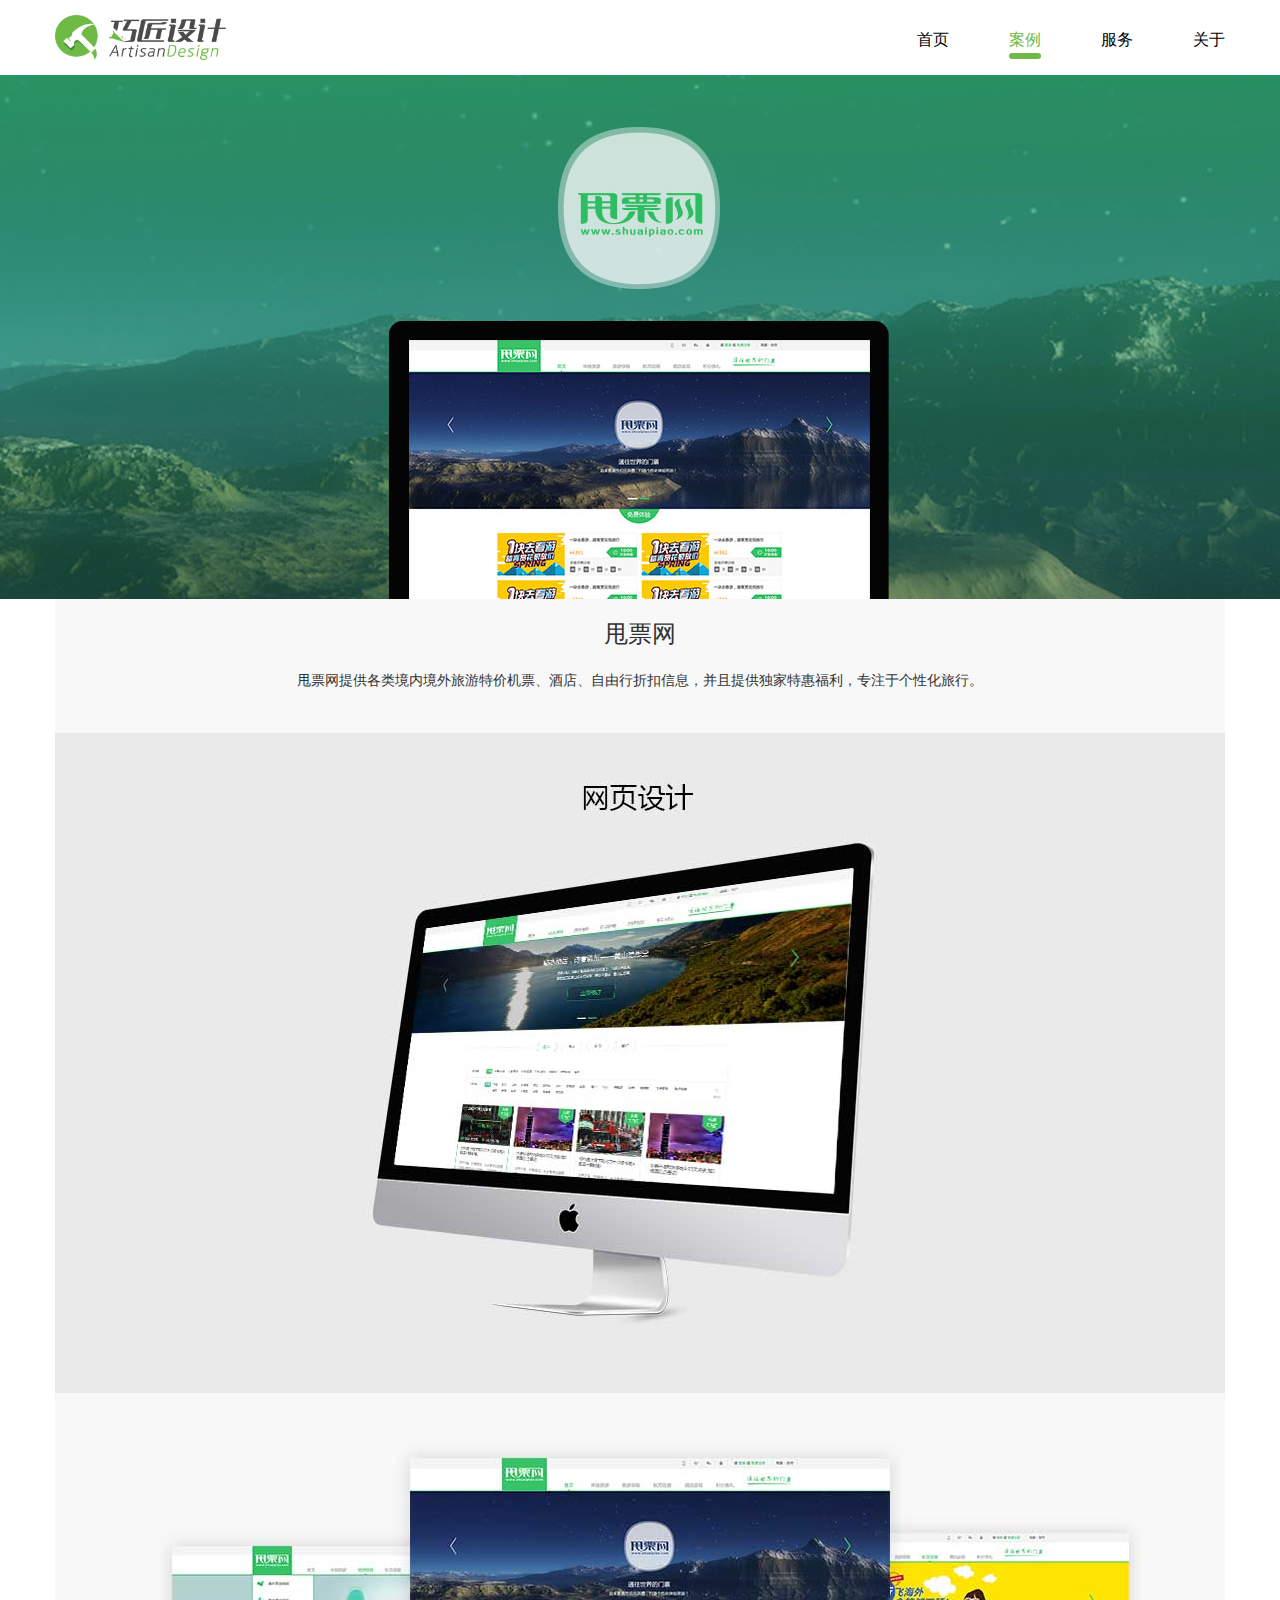
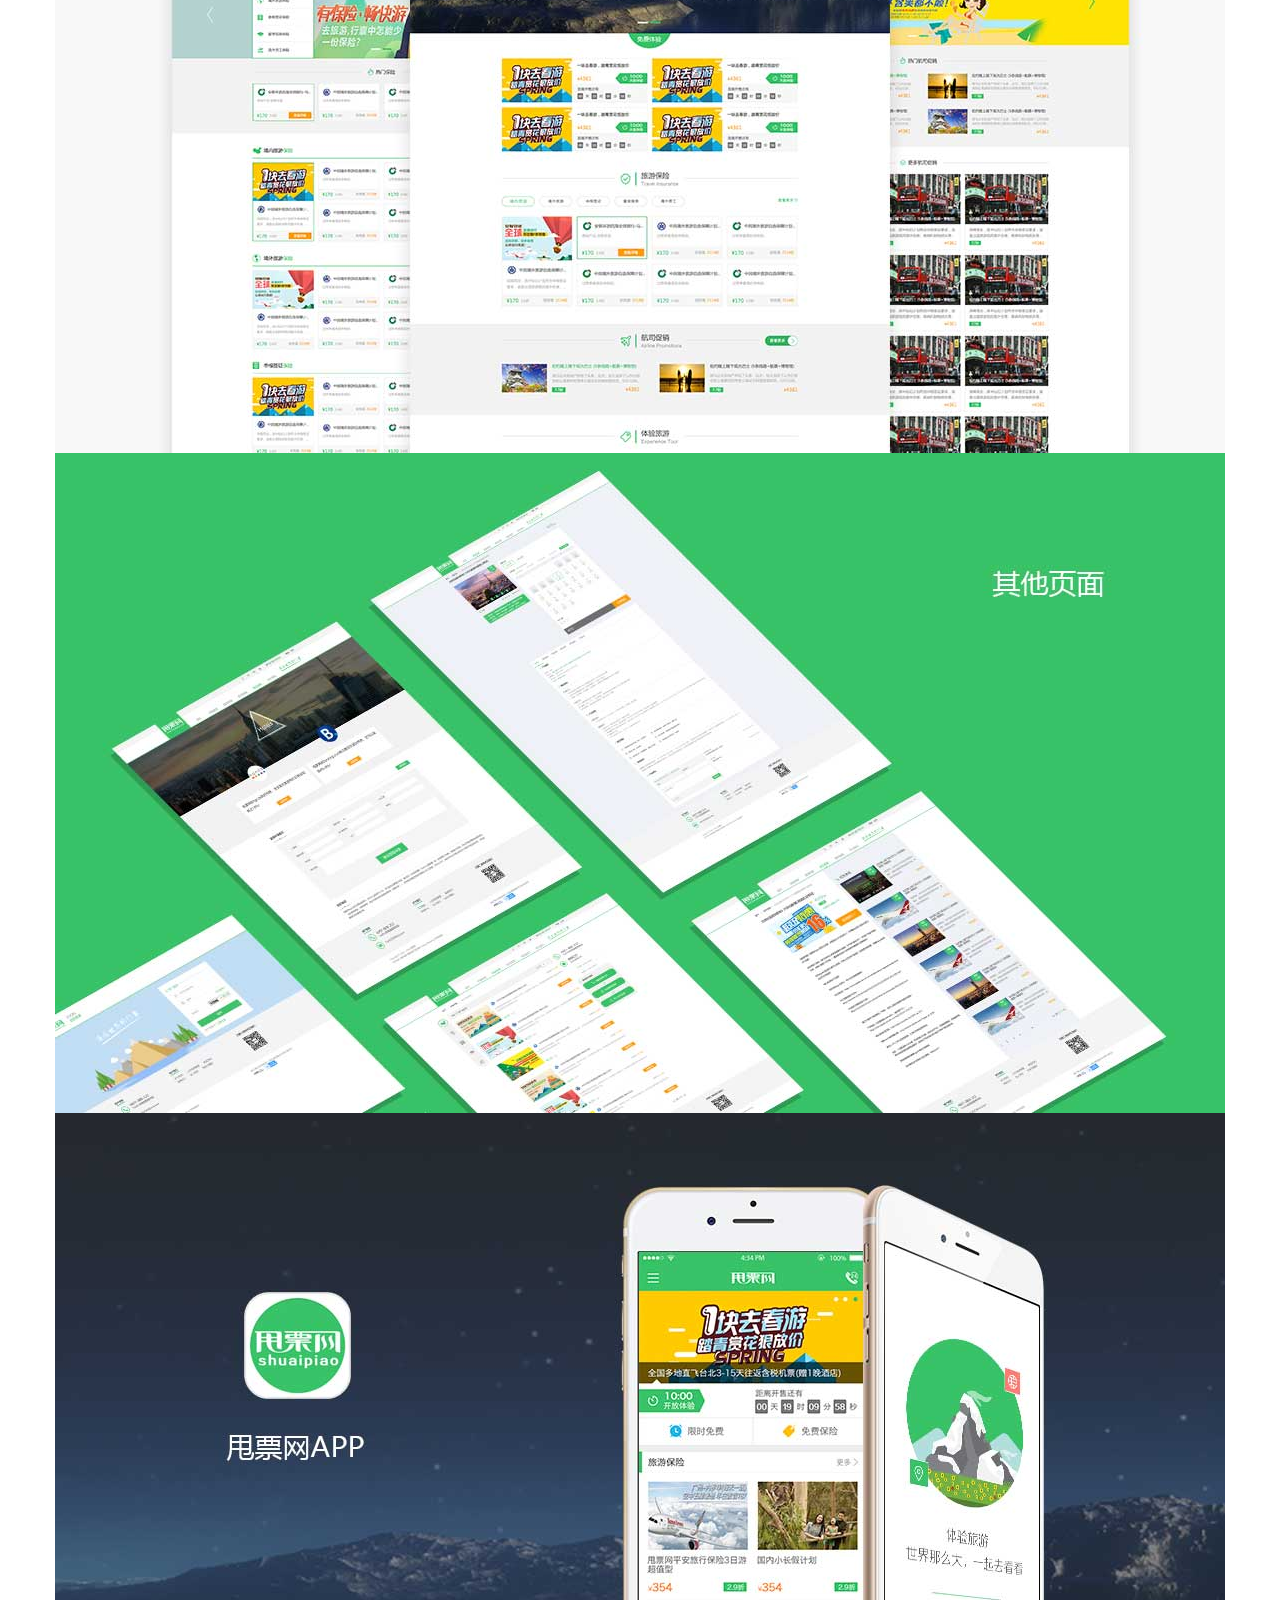
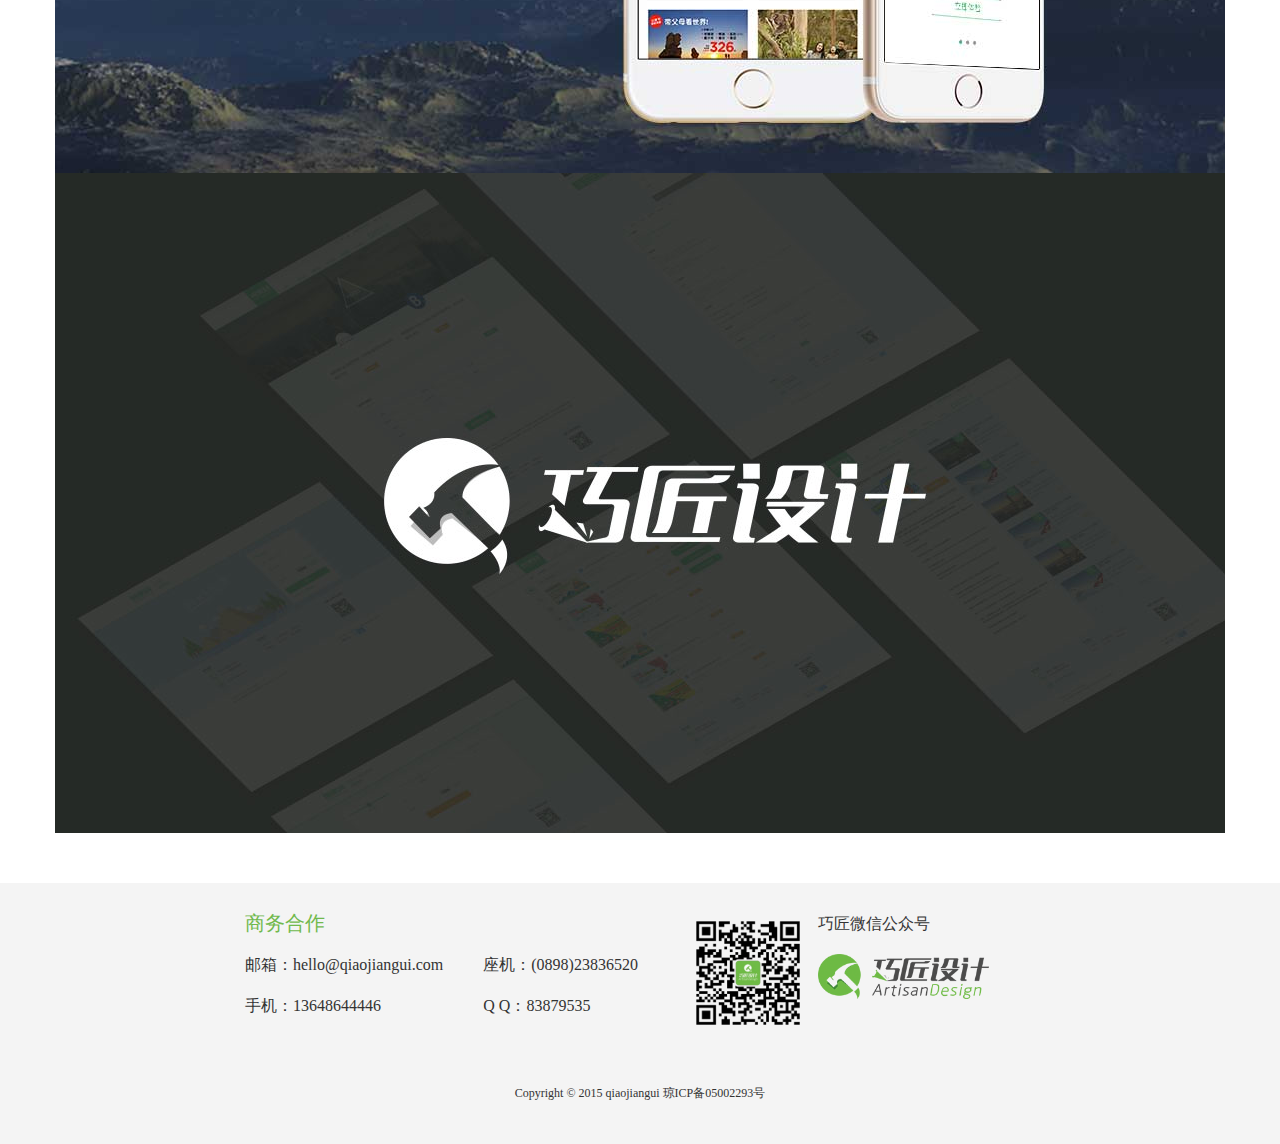
<file: content/001.html>
<!DOCTYPE html>
<html lang="en">
<head>
    <meta charset="UTF-8">
    <meta http-equiv="X-UA-Compatible" content="IE=edge,chrome=1">
    <meta name="viewport" content="initial-scale=1, maximum-scale=1, user-scalable=no, width=device-width">
    <meta name="apple-mobile-web-app-status-bar-style" content="black">
    <meta name="apple-mobile-web-app-title" content="巧匠设计">
    <title>巧匠设计－专注用户体验设计与互联网品牌开发</title>
    <link rel="stylesheet" href="../static/css/main.css"/>
</head>
<body>
<div class="header">
    <div class="container">
        <div class="collapse r">
            <a class="touch" href="javascript:;"></a>
            <ul class="nav">
                <li><a href="/">首页</a></li>
                <li class="active"><a href="/example">案例</a></li>
                <li><a href="/server">服务</a></li>
                <li><a href="/about">关于</a></li>
            </ul>
            <div class="timber" style="left: 152px;"></div>
        </div>
        <a class="logo l" href="/" title="巧匠设计"><img src="../static/images/logo.png" alt="巧匠设计"/></a>
    </div>
</div>
<div class="main">
    <div class="content-banner-001"></div>
    <div class="floor-1">
        <div class="container">
            <div class="content-div">
                <h1>甩票网</h1>
                <br/>
                <p class="text-center">甩票网提供各类境内境外旅游特价机票、酒店、自由行折扣信息，并且提供独家特惠福利，专注于个性化旅行。</p>
                <br/>
                <br/>
                <p><img src="../static/images/content/001/1.jpg"/></p>
                <p><img src="../static/images/content/001/2.jpg"/></p>
                <p><img src="../static/images/content/001/3.jpg"/></p>
                <p><img src="../static/images/content/001/4.jpg"/></p>
                <p><img src="../static/images/content/001/5.jpg"/></p>
            </div>
        </div>
    </div>
</div>
<div class="footer" >
    <div class="container">
        <div class="top">
            <div class="l">
                <h2>商务合作</h2>
                <div class="l">
                    <p>邮箱：hello@qiaojiangui.com</p>
                    <p>手机：13648644446</p>
                </div>
                <div class="l">
                    <p>座机：(0898)23836520</p>
                    <p>Q Q：83879535</p>
                </div>
            </div>
            <div class="ml30 l">
                <div class="qrcode l"><img src="../static/images/qrcode.png"/></div>
                <div class="ml20 l">
                    <p>巧匠微信公众号</p>
                    <img src="../static/images/logo.png" width="171" height="45"/>
                </div>
            </div>
        </div>
        <div class="bottom">Copyright © 2015 qiaojiangui 琼ICP备05002293号</div>
    </div>
</div>
<script src="../static/js/jquery-1.11.3.min.js"></script>
<script src="../static/js/main.js"></script>
</body>
</html>
</file>
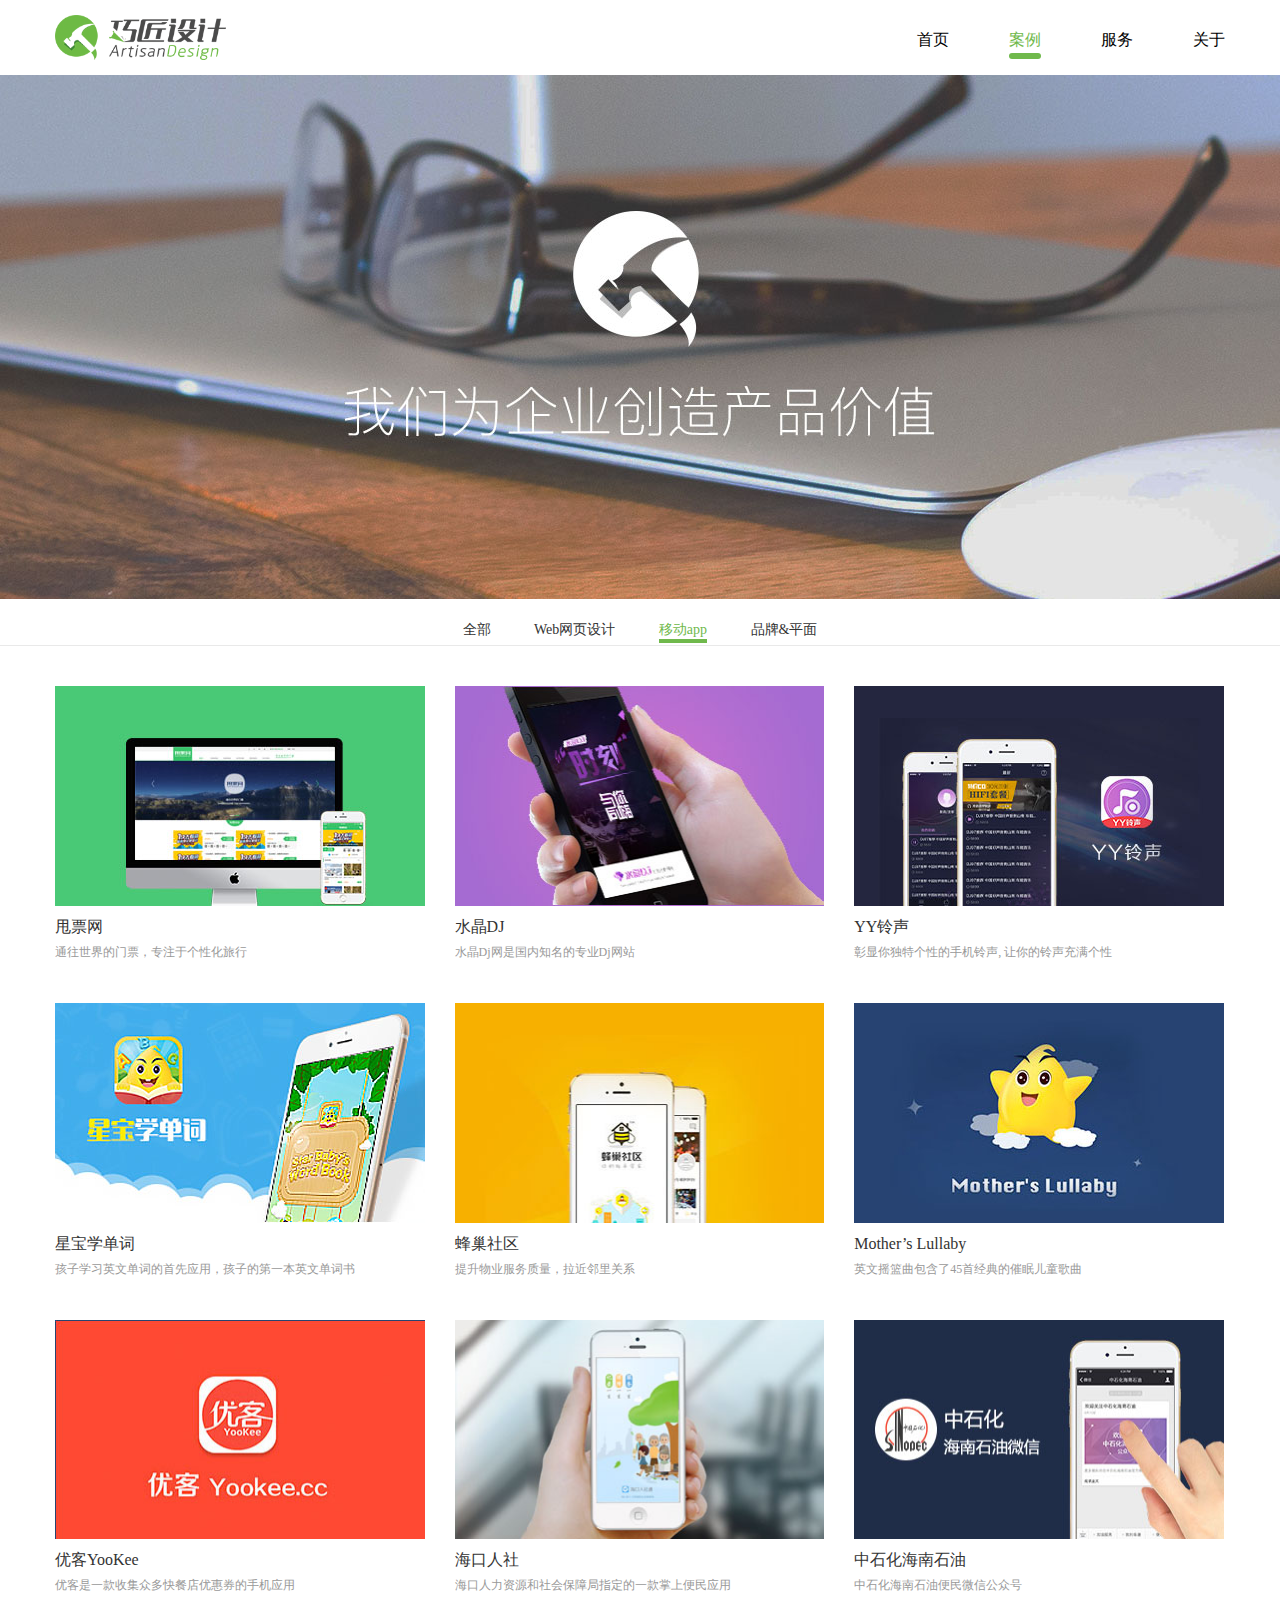
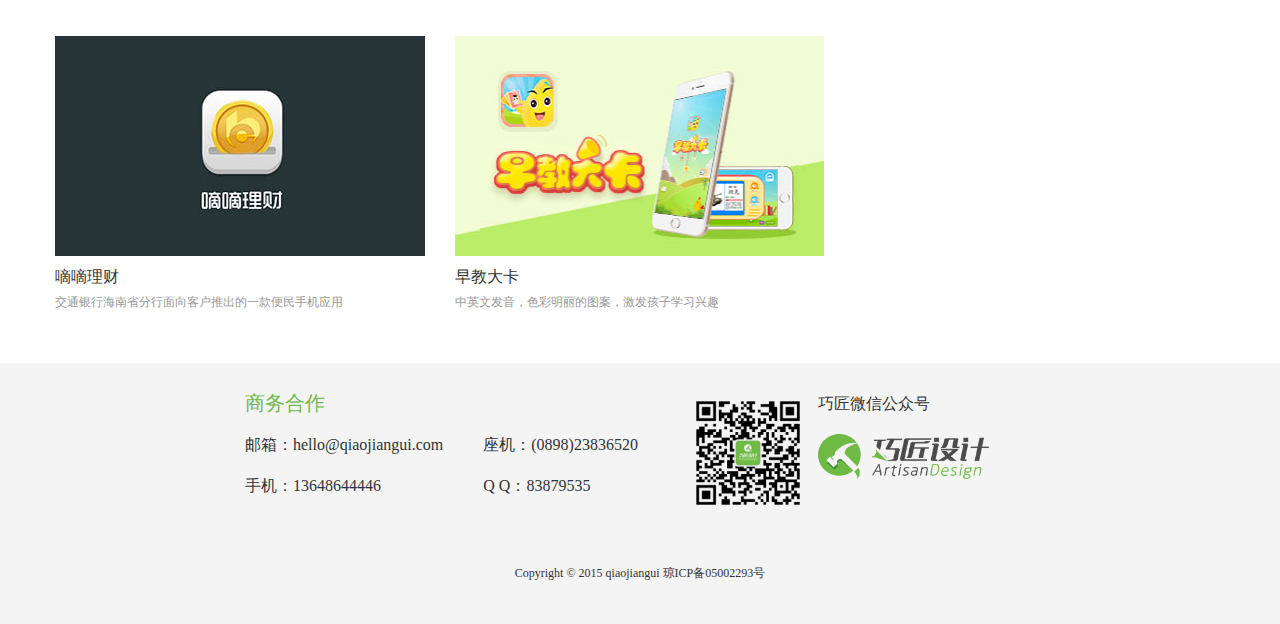
<file: example/app.html>
<!DOCTYPE html>
<html lang="en">
<head>
    <meta charset="UTF-8">
    <meta http-equiv="X-UA-Compatible" content="IE=edge,chrome=1">
    <meta name="viewport" content="initial-scale=1, maximum-scale=1, user-scalable=no, width=device-width">
    <meta name="apple-mobile-web-app-status-bar-style" content="black">
    <meta name="apple-mobile-web-app-title" content="巧匠设计">
    <title>巧匠设计－专注用户体验设计与互联网品牌开发</title>
    <link rel="stylesheet" href="../static/css/main.css"/>
</head>
<body>
<div class="header">
    <div class="container">
        <div class="collapse r">
            <a class="touch" href="javascript:;"></a>
            <ul class="nav">
                <li><a href="/">首页</a></li>
                <li class="active"><a href="/example">案例</a></li>
                <li><a href="/server">服务</a></li>
                <li><a href="/about">关于</a></li>
            </ul>
            <div class="timber" style="left: 152px;"></div>
        </div>
        <a class="logo l" href="/" title="巧匠设计"><img src="../static/images/logo.png" alt="巧匠设计"/></a>
    </div>
</div>
<div class="main">
    <div class="example-banner"></div>
    <div class="floor-1">
        <div class="example-nav">
            <ul>
                <li><a href="/example">全部</a></li>
                <li><a href="/example/web.html">Web网页设计</a></li>
                <li><a class="active" href="/example/app.html">移动app</a></li>
                <li><a href="/example/plane.html">品牌&平面</a></li>
            </ul>
        </div>
        <div class="example-content">
            <div class="container">
                <ul class="example-list">
                    <li>
                        <div class="shell">
                            <a href="#"><img src="../static/images/case-1.jpg"/></a>
                            <h2>甩票网</h2>
                            <p>通往世界的门票，专注于个性化旅行</p>
                        </div>
                    </li>
                    <li>
                        <div class="shell">
                            <a href="#"><img src="../static/images/case-4.jpg"/></a>
                            <h2>水晶DJ</h2>
                            <p>水晶Dj网是国内知名的专业Dj网站</p>
                        </div>
                    </li>
                    <li>
                        <div class="shell">
                            <a href="#"><img src="../static/images/case-7.jpg"/></a>
                            <h2>YY铃声</h2>
                            <p>彰显你独特个性的手机铃声, 让你的铃声充满个性</p>
                        </div>
                    </li>
                    <li>
                        <div class="shell">
                            <a href="#"><img src="../static/images/case-8.jpg"/></a>
                            <h2>星宝学单词</h2>
                            <p>孩子学习英文单词的首先应用，孩子的第一本英文单词书</p>
                        </div>
                    </li>
                    <li>
                        <div class="shell">
                            <a href="#"><img src="../static/images/case-9.jpg"/></a>
                            <h2>蜂巢社区</h2>
                            <p>提升物业服务质量，拉近邻里关系</p>
                        </div>
                    </li>
                    <li>
                        <div class="shell">
                            <a href="#"><img src="../static/images/case-10.jpg"/></a>
                            <h2>Mother’s Lullaby</h2>
                            <p>英文摇篮曲包含了45首经典的催眠儿童歌曲</p>
                        </div>
                    </li>
                    <li>
                        <div class="shell">
                            <a href="#"><img src="../static/images/case-11.jpg"/></a>
                            <h2>优客YooKee</h2>
                            <p>优客是一款收集众多快餐店优惠券的手机应用</p>
                        </div>
                    </li>
                    <li>
                        <div class="shell">
                            <a href="#"><img src="../static/images/case-12.jpg"/></a>
                            <h2>海口人社</h2>
                            <p>海口人力资源和社会保障局指定的一款掌上便民应用</p>
                        </div>
                    </li>
                    <li>
                        <div class="shell">
                            <a href="#"><img src="../static/images/case-13.jpg"/></a>
                            <h2>中石化海南石油 </h2>
                            <p>中石化海南石油便民微信公众号</p>
                        </div>
                    </li>
                    <li>
                        <div class="shell">
                            <a href="#"><img src="../static/images/case-14.jpg"/></a>
                            <h2>嘀嘀理财</h2>
                            <p>交通银行海南省分行面向客户推出的一款便民手机应用</p>
                        </div>
                    </li>
                    <li>
                        <div class="shell">
                            <a href="#"><img src="../static/images/case-15.jpg"/></a>
                            <h2>早教大卡</h2>
                            <p>中英文发音，色彩明丽的图案，激发孩子学习兴趣</p>
                        </div>
                    </li>
                </ul>
            </div>
        </div>
    </div>
</div>
<div class="footer" >
    <div class="container">
        <div class="top">
            <div class="l">
                <h2>商务合作</h2>
                <div class="l">
                    <p>邮箱：hello@qiaojiangui.com</p>
                    <p>手机：13648644446</p>
                </div>
                <div class="l">
                    <p>座机：(0898)23836520</p>
                    <p>Q Q：83879535</p>
                </div>
            </div>
            <div class="ml30 l">
                <div class="qrcode l"><img src="../static/images/qrcode.png"/></div>
                <div class="ml20 l">
                    <p>巧匠微信公众号</p>
                    <img src="../static/images/logo.png" width="171" height="45"/>
                </div>
            </div>
        </div>
        <div class="bottom">Copyright © 2015 qiaojiangui 琼ICP备05002293号</div>
    </div>
</div>
<script src="../static/js/jquery-1.11.3.min.js"></script>
<script src="../static/js/main.js"></script>
</body>
</html>
</file>
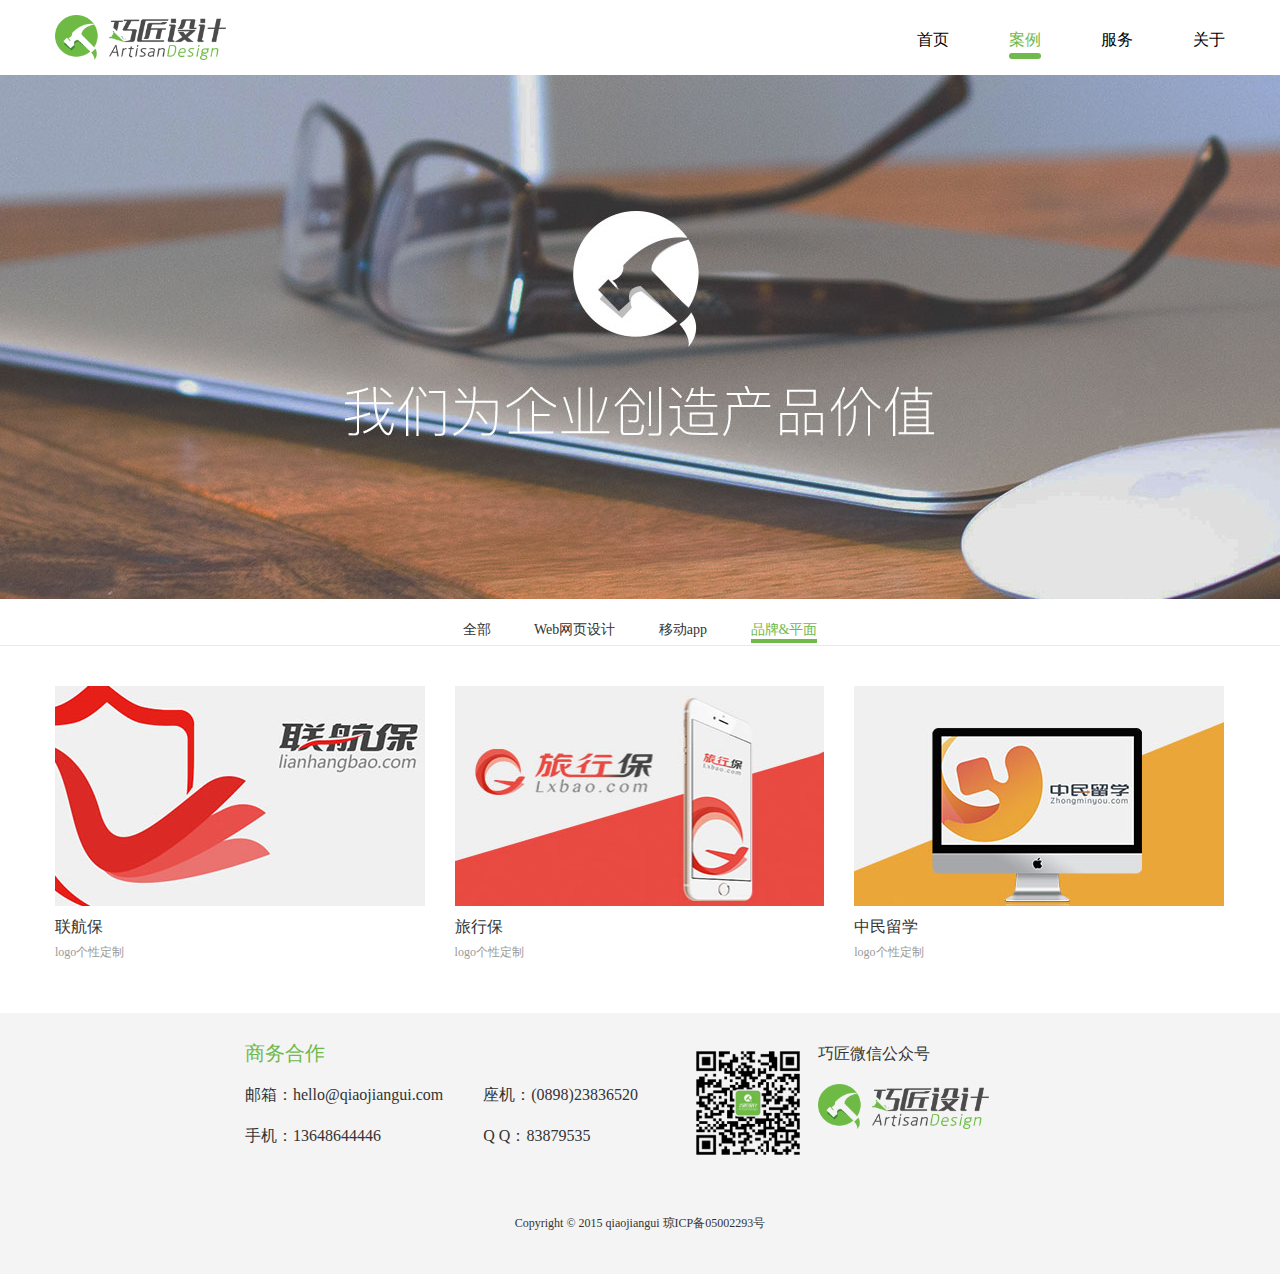
<file: example/plane.html>
<!DOCTYPE html>
<html lang="en">
<head>
    <meta charset="UTF-8">
    <meta http-equiv="X-UA-Compatible" content="IE=edge,chrome=1">
    <meta name="viewport" content="initial-scale=1, maximum-scale=1, user-scalable=no, width=device-width">
    <meta name="apple-mobile-web-app-status-bar-style" content="black">
    <meta name="apple-mobile-web-app-title" content="巧匠设计">
    <title>巧匠设计－专注用户体验设计与互联网品牌开发</title>
    <link rel="stylesheet" href="../static/css/main.css"/>
</head>
<body>
<div class="header">
    <div class="container">
        <div class="collapse r">
            <a class="touch" href="javascript:;"></a>
            <ul class="nav">
                <li><a href="/">首页</a></li>
                <li class="active"><a href="/example">案例</a></li>
                <li><a href="/server">服务</a></li>
                <li><a href="/about">关于</a></li>
            </ul>
            <div class="timber" style="left: 152px;"></div>
        </div>
        <a class="logo l" href="/" title="巧匠设计"><img src="../static/images/logo.png" alt="巧匠设计"/></a>
    </div>
</div>
<div class="main">
    <div class="example-banner"></div>
    <div class="floor-1">
        <div class="example-nav">
            <ul>
                <li><a href="/example">全部</a></li>
                <li><a href="/example/web.html">Web网页设计</a></li>
                <li><a href="/example/app.html">移动app</a></li>
                <li><a class="active" href="/example/plane.html">品牌&平面</a></li>
            </ul>
        </div>
        <div class="example-content">
            <div class="container">
                <ul class="example-list">
                    <li>
                        <div class="shell">
                            <a href="#"><img src="../static/images/case-2.jpg"/></a>
                            <h2>联航保</h2>
                            <p>logo个性定制</p>
                        </div>
                    </li>
                    <li>
                        <div class="shell">
                            <a href="#"><img src="../static/images/case-5.jpg"/></a>
                            <h2>旅行保</h2>
                            <p>logo个性定制</p>
                        </div>
                    </li>
                    <li>
                        <div class="shell">
                            <a href="#"><img src="../static/images/case-6.jpg"/></a>
                            <h2>中民留学</h2>
                            <p>logo个性定制</p>
                        </div>
                    </li>
                </ul>
            </div>
        </div>
    </div>
</div>
<div class="footer" >
    <div class="container">
        <div class="top">
            <div class="l">
                <h2>商务合作</h2>
                <div class="l">
                    <p>邮箱：hello@qiaojiangui.com</p>
                    <p>手机：13648644446</p>
                </div>
                <div class="l">
                    <p>座机：(0898)23836520</p>
                    <p>Q Q：83879535</p>
                </div>
            </div>
            <div class="ml30 l">
                <div class="qrcode l"><img src="../static/images/qrcode.png"/></div>
                <div class="ml20 l">
                    <p>巧匠微信公众号</p>
                    <img src="../static/images/logo.png" width="171" height="45"/>
                </div>
            </div>
        </div>
        <div class="bottom">Copyright © 2015 qiaojiangui 琼ICP备05002293号</div>
    </div>
</div>
<script src="../static/js/jquery-1.11.3.min.js"></script>
<script src="../static/js/main.js"></script>
</body>
</html>
</file>
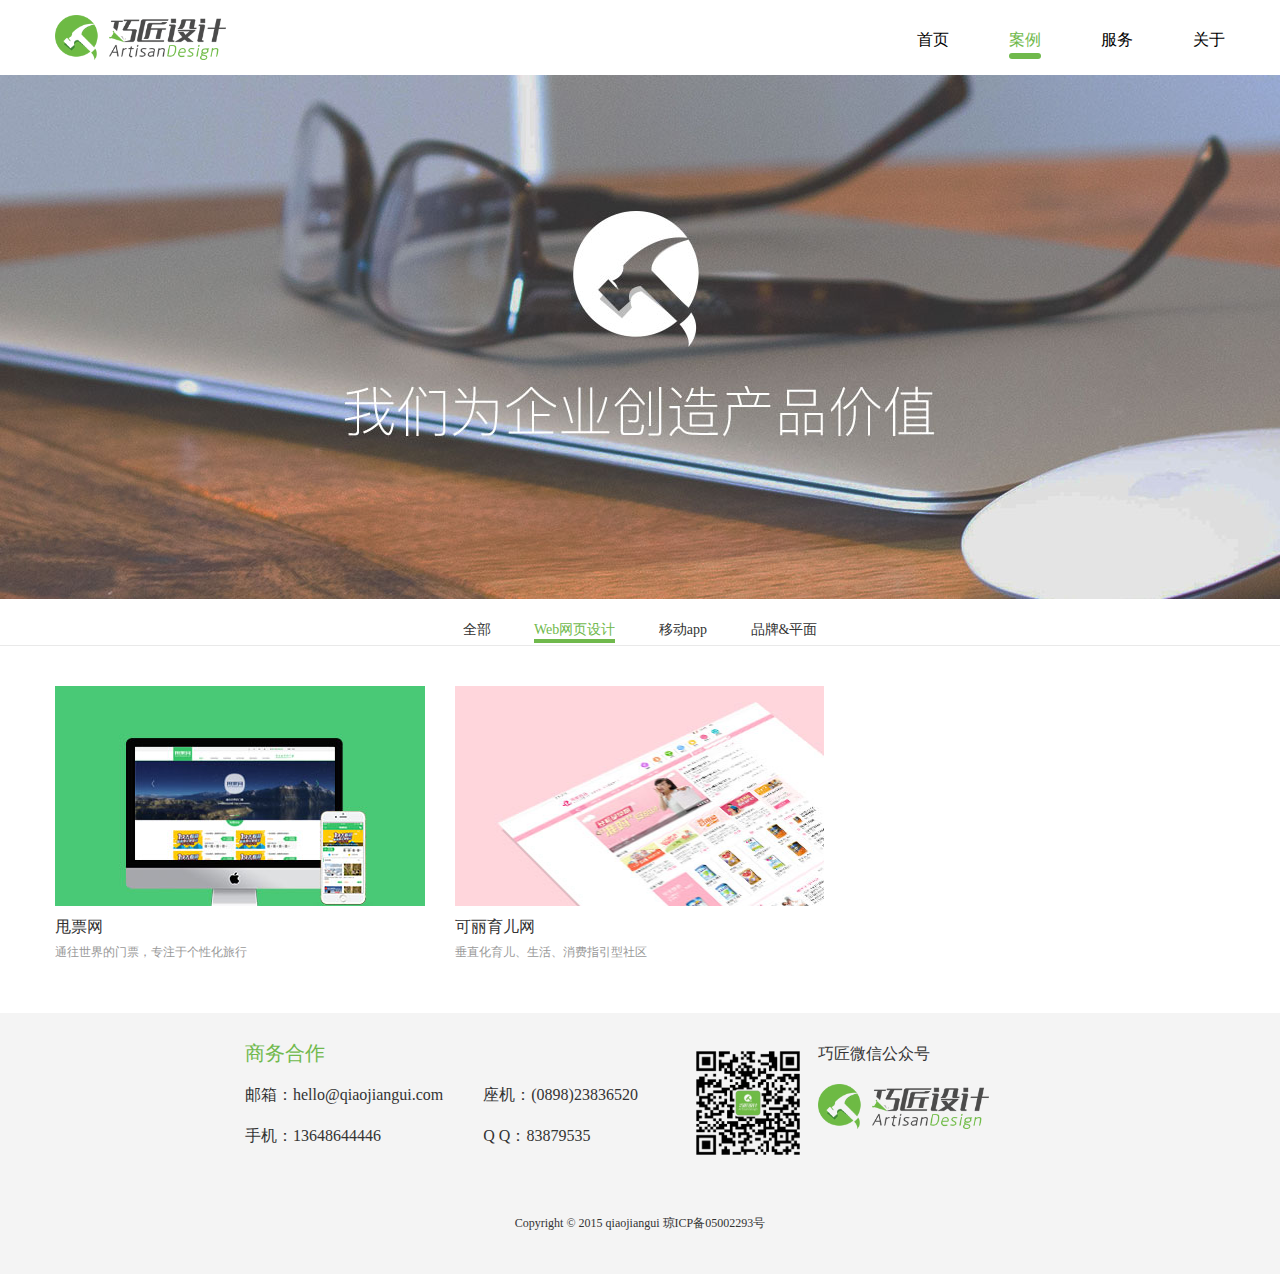
<file: example/web.html>
<!DOCTYPE html>
<html lang="en">
<head>
    <meta charset="UTF-8">
    <meta http-equiv="X-UA-Compatible" content="IE=edge,chrome=1">
    <meta name="viewport" content="initial-scale=1, maximum-scale=1, user-scalable=no, width=device-width">
    <meta name="apple-mobile-web-app-status-bar-style" content="black">
    <meta name="apple-mobile-web-app-title" content="巧匠设计">
    <title>巧匠设计－专注用户体验设计与互联网品牌开发</title>
    <link rel="stylesheet" href="../static/css/main.css"/>
</head>
<body>
<div class="header">
    <div class="container">
        <div class="collapse r">
            <a class="touch" href="javascript:;"></a>
            <ul class="nav">
                <li><a href="/">首页</a></li>
                <li class="active"><a href="/example">案例</a></li>
                <li><a href="/server">服务</a></li>
                <li><a href="/about">关于</a></li>
            </ul>
            <div class="timber" style="left: 152px;"></div>
        </div>
        <a class="logo l" href="/" title="巧匠设计"><img src="../static/images/logo.png" alt="巧匠设计"/></a>
    </div>
</div>
<div class="main">
    <div class="example-banner"></div>
    <div class="floor-1">
        <div class="example-nav">
            <ul>
                <li><a href="/example">全部</a></li>
                <li><a class="active" href="/example/web.html">Web网页设计</a></li>
                <li><a href="/example/app.html">移动app</a></li>
                <li><a href="/example/plane.html">品牌&平面</a></li>
            </ul>
        </div>
        <div class="example-content">
            <div class="container">
                <ul class="example-list">
                    <li>
                        <div class="shell">
                            <a href="/content/001.html"><img src="../static/images/case-1.jpg"/></a>
                            <h2>甩票网</h2>
                            <p>通往世界的门票，专注于个性化旅行</p>
                        </div>
                    </li>
                    <li>
                        <div class="shell">
                            <a href="#"><img src="../static/images/case-3.jpg"/></a>
                            <h2>可丽育儿网</h2>
                            <p>垂直化育儿、生活、消费指引型社区</p>
                        </div>
                    </li>
                </ul>
            </div>
        </div>
    </div>
</div>
<div class="footer" >
    <div class="container">
        <div class="top">
            <div class="l">
                <h2>商务合作</h2>
                <div class="l">
                    <p>邮箱：hello@qiaojiangui.com</p>
                    <p>手机：13648644446</p>
                </div>
                <div class="l">
                    <p>座机：(0898)23836520</p>
                    <p>Q Q：83879535</p>
                </div>
            </div>
            <div class="ml30 l">
                <div class="qrcode l"><img src="../static/images/qrcode.png"/></div>
                <div class="ml20 l">
                    <p>巧匠微信公众号</p>
                    <img src="../static/images/logo.png" width="171" height="45"/>
                </div>
            </div>
        </div>
        <div class="bottom">Copyright © 2015 qiaojiangui 琼ICP备05002293号</div>
    </div>
</div>
<script src="../static/js/jquery-1.11.3.min.js"></script>
<script src="../static/js/main.js"></script>
</body>
</html>
</file>
<file: static/css/main.css>
html { font-family: sans-serif; -ms-text-size-adjust: 100%; -webkit-text-size-adjust: 100%; }

body { margin: 0; }

article, aside, details, figcaption, figure, footer, header, hgroup, main, menu, nav, section, summary { display: block; }

audio, canvas, progress, video { display: inline-block; vertical-align: baseline; }

audio:not([controls]) { display: none; height: 0; }

[hidden], template { display: none; }

a { background-color: transparent; }

a:active, a:hover { outline: 0; }

abbr[title] { border-bottom: 1px dotted; }

b, strong { font-weight: bold; }

dfn { font-style: italic; }

h1 { font-size: 2em; margin: 0.67em 0; }

mark { background: #ff0; color: #000; }

small { font-size: 80%; }

sub, sup { font-size: 75%; line-height: 0; position: relative; vertical-align: baseline; }

sup { top: -0.5em; }

sub { bottom: -0.25em; }

img { border: 0; }

svg:not(:root) { overflow: hidden; }

figure { margin: 1em 40px; }

hr { box-sizing: content-box; height: 0; }

pre { overflow: auto; }

code, kbd, pre, samp { font-family: monospace, monospace; font-size: 1em; }

button, input, optgroup, select, textarea { color: inherit; font: inherit; margin: 0; }

button { overflow: visible; }

button, select { text-transform: none; }

button, html input[type="button"], input[type="reset"], input[type="submit"] { -webkit-appearance: button; cursor: pointer; }

button[disabled], html input[disabled] { cursor: default; }

button::-moz-focus-inner, input::-moz-focus-inner { border: 0; padding: 0; }

input { line-height: normal; }

input[type="checkbox"], input[type="radio"] { box-sizing: border-box; padding: 0; }

input[type="number"]::-webkit-inner-spin-button, input[type="number"]::-webkit-outer-spin-button { height: auto; }

input[type="search"] { -webkit-appearance: textfield; box-sizing: content-box; }

input[type="search"]::-webkit-search-cancel-button, input[type="search"]::-webkit-search-decoration { -webkit-appearance: none; }

fieldset { border: 1px solid #c0c0c0; margin: 0 2px; padding: 0.35em 0.625em 0.75em; }

legend { border: 0; padding: 0; }

textarea { overflow: auto; }

optgroup { font-weight: bold; }

table { border-collapse: collapse; border-spacing: 0; }

td, th { padding: 0; }

body { line-height: 1.5em; font-family: "microsoft yahei"; font-size: 14px; color: #333; }

ul { margin: 0; padding: 0; list-style: none; }

a { text-decoration: none; }

h1, h2, h3, h4, h5, h6, p { margin: 0; font-weight: normal; }

.mt10 { margin-top: 10px; }

.mt15 { margin-top: 15px; }

.mr10 { margin-right: 10px; }

.mr15 { margin-right: 15px; }

.mb10 { margin-bottom: 10px; }

.mb15 { margin-bottom: 15px; }

.ml10 { margin-left: 10px; }

.ml15 { margin-left: 15px; }

.mt20 { margin-top: 10px; }

.mt25 { margin-top: 15px; }

.mr20 { margin-right: 10px; }

.mr25 { margin-right: 15px; }

.mb20 { margin-bottom: 10px; }

.mb25 { margin-bottom: 15px; }

.ml20 { margin-left: 10px; }

.ml25 { margin-left: 15px; }

.mt30 { margin-top: 10px; }

.mt35 { margin-top: 15px; }

.mr30 { margin-right: 10px; }

.mr35 { margin-right: 15px; }

.mb30 { margin-bottom: 10px; }

.mb35 { margin-bottom: 15px; }

.ml30 { margin-left: 10px; }

.ml35 { margin-left: 15px; }

.mt40 { margin-top: 10px; }

.mt45 { margin-top: 15px; }

.mr40 { margin-right: 10px; }

.mr45 { margin-right: 15px; }

.mb40 { margin-bottom: 10px; }

.mb45 { margin-bottom: 15px; }

.ml40 { margin-left: 10px; }

.ml45 { margin-left: 15px; }

.mt50 { margin-top: 10px; }

.mt55 { margin-top: 15px; }

.mr50 { margin-right: 10px; }

.mr55 { margin-right: 15px; }

.mb50 { margin-bottom: 10px; }

.mb55 { margin-bottom: 15px; }

.ml50 { margin-left: 10px; }

.ml55 { margin-left: 15px; }

[class^="icon-"], [class*=" icon-"] { display: inline-block; background-image: url("../images/icon.png"); background-repeat: no-repeat; overflow: hidden; }

.l { float: left; }

.r { float: right; }

.text-center { text-align: center; }

.container { margin: 0 auto; width: 1170px; }
@media screen and (max-width: 1170px) { .container { width: 100%; } }

.icon-server-1, .icon-server-2, .icon-server-3, .icon-server-4 { width: 85px; height: 75px; }

.icon-server-2 { background-position: -109px 0; }

.icon-server-3 { background-position: 0 -93px; }

.icon-server-4 { background-position: -109px -93px; }

.icon-step-1, .icon-step-2, .icon-step-3, .icon-step-4, .icon-step-5, .icon-step-6 { width: 83px; height: 83px; background-position: 0 -360px; }

.icon-step-2 { background-position: -106px -360px; }

.icon-step-3 { background-position: -208px -360px; }

.icon-step-4 { background-position: 0 -462px; }

.icon-step-5 { background-position: -106px -462px; }

.icon-step-6 { background-position: -208px -462px; }

.icon-logo { width: 130px; height: 140px; background-position: -14px -208px; }

.icon-about-1, .icon-about-2, .icon-about-3 { width: 70px; height: 70px; background-position: -8px -572px; }

.icon-about-2 { background-position: -110px -572px; }

.icon-about-3 { background-position: -213px -572px; }

.btn { display: inline-block; border-radius: 20px; width: 170px; line-height: 40px; font-size: 16px; text-align: center; color: #fff; background-color: #70b94c; }
.btn:hover { background-color: #59973b; }

.header { *zoom: 1; padding: 15px 0; }
.header:after, .header:before { content: ""; display: table; }
.header:after { clear: both; overflow: hidden; }
.header .logo { display: block; width: 171px; height: 45px; }
.header .logo img { width: 100%; }
.header.borb { border-bottom: #eaeaea solid 1px; box-shadow: 0 0 5px rgba(0, 0, 0, 0.1); }
@media screen and (max-width: 800px) { .header { position: relative; padding: 10px; }
  .header .logo { width: 150px; height: 40px; } }

.collapse { position: relative; }
.collapse .touch { display: none; }
.collapse .timber { position: absolute; left: 60px; bottom: -8px; width: 32px; height: 6px; border-radius: 3px; transition: left .5s ease-out; background-color: #70b94c; }
@media screen and (max-width: 800px) { .collapse { margin-top: 15px; }
  .collapse .touch { position: relative; display: block; border: #555 solid; border-width: 2px 0; width: 22px; height: 10px; }
  .collapse .touch:after { position: absolute; top: 4px; width: 100%; height: 2px; content: ''; background-color: #555; }
  .collapse .timber { display: none; } }

.nav { *zoom: 1; margin-top: 14px; }
.nav:after, .nav:before { content: ""; display: table; }
.nav:after { clear: both; overflow: hidden; }
.nav li { float: left; margin-left: 60px; }
.nav li a { position: relative; font-size: 16px; color: #000; }
.nav li a:hover { color: #70b94c; }
.nav li.active a { color: #70b94c; }
@media screen and (max-width: 800px) { .nav { display: none; position: absolute; top: 35px; right: -10px; z-index: 100; margin-top: 0; border-top: #eee solid 1px; background-color: rgba(255, 255, 255, 0.8); }
  .nav li { width: 100%; margin-left: 0; padding: 10px 0; }
  .nav li a { display: block; text-align: center; }
  .nav li.active a { color: #70b94c; }
  .nav li.active a:after { position: absolute; content: ''; bottom: -7px; left: 50%; margin-left: -3px; border-radius: 50%; width: 6px; height: 6px; background-color: #70b94c; } }

.carousel { position: relative; width: 100%; height: 734px; }
.carousel .item { position: absolute; left: 0; display: none; width: 100%; height: 734px; }
.carousel .item.active { display: block; }
.carousel .banner-1 { background: url("../images/banner-1_bg.jpg") no-repeat center; }
.carousel .banner-2 { background: url("../images/banner-2_bg.jpg") no-repeat center; }
.carousel .dot { *zoom: 1; position: absolute; z-index: 2; left: 50%; bottom: 20px; margin-left: -20px; }
.carousel .dot:after, .carousel .dot:before { content: ""; display: table; }
.carousel .dot:after { clear: both; overflow: hidden; }
.carousel .dot a { float: left; display: block; margin: 0 5px; border-radius: 50%; width: 10px; height: 10px; background-color: #fff; }
.carousel .dot a.active { background-color: #82d049; }
@media screen and (max-width: 800px) { .carousel { height: 310px; }
  .carousel .item { height: 310px; background-size: 150%; } }
@media screen and (max-width: 600px) { .carousel .item { background-size: 340%; } }

.whole .hd { text-align: center; }
.whole .hd h1 { padding: 25px 0; font-size: 28px; line-height: 1.5em; }
.whole .hd p { padding: 0 15px 25px; color: #999; }
.whole.bt { border-top: #e7e7e7 solid 1px; }
@media screen and (max-width: 800px) { .whole.bt { margin: 0 15px; } }

.floor-1, .floor-2, .floor-4, .floor-5 { padding: 20px 0 50px; }
@media screen and (max-width: 800px) { .floor-1, .floor-2, .floor-4, .floor-5 { padding: 0; } }

.server-banner, .example-banner, .content-banner-001, .content-banner-002, .content-banner-003, .content-banner-004, .content-banner-005, .content-banner-006, .content-banner-007, .content-banner-008, .content-banner-009, .content-banner-010, .content-banner-011, .content-banner-012, .content-banner-013, .content-banner-014, .content-banner-015 { width: 100%; height: 524px; background: url("../images/server-banner_bg.jpg") no-repeat center; }
@media screen and (max-width: 800px) { .server-banner, .example-banner, .content-banner-001, .content-banner-002, .content-banner-003, .content-banner-004, .content-banner-005, .content-banner-006, .content-banner-007, .content-banner-008, .content-banner-009, .content-banner-010, .content-banner-011, .content-banner-012, .content-banner-013, .content-banner-014, .content-banner-015 { height: 200px; background-size: 170%; } }
@media screen and (max-width: 600px) { .server-banner, .example-banner, .content-banner-001, .content-banner-002, .content-banner-003, .content-banner-004, .content-banner-005, .content-banner-006, .content-banner-007, .content-banner-008, .content-banner-009, .content-banner-010, .content-banner-011, .content-banner-012, .content-banner-013, .content-banner-014, .content-banner-015 { background-size: 310%; } }

.server-list { *zoom: 1; }
.server-list:after, .server-list:before { content: ""; display: table; }
.server-list:after { clear: both; overflow: hidden; }
.server-list li { float: left; padding-left: 87px; width: 205px; }
.server-list li h2 { padding: 20px 0 15px; font-size: 16px; }
.server-list li p { padding-bottom: 15px; color: #999; }
@media screen and (max-width: 800px) { .server-list li { padding: 0 0 30px; width: 50%; text-align: center; } }

.floor-2 { background-color: #f7f7f7; }
.floor-2.white { background-color: #fff; }

.case-list { *zoom: 1; }
.case-list:after, .case-list:before { content: ""; display: table; }
.case-list:after { clear: both; overflow: hidden; }
.case-list li { float: left; padding-bottom: 18px; width: 33.3%; text-align: center; }
.case-list li a { display: inline-block; overflow: hidden; }
.case-list li a img { width: 100%; vertical-align: middle; transition: transform .2s ease-out; }
.case-list li a:hover img { transform: scale(1.1); }
@media screen and (max-width: 800px) { .case-list li { width: 100%; padding-bottom: 4px; } }

.floor-3 { height: 500px; text-align: center; background: url("../images/floor-3_bg.jpg") no-repeat center; }
.floor-3 i { margin: 80px 0 30px; }
.floor-3 p { padding: 0 160px 40px; line-height: 25px; color: #fff; }
@media screen and (max-width: 800px) { .floor-3 i { margin-top: 30px; }
  .floor-3 p { padding: 0 15px 25px; } }

.floor-4 { background-color: #7ec14c; color: #fff; }

.step-list { *zoom: 1; }
.step-list:after, .step-list:before { content: ""; display: table; }
.step-list:after { clear: both; overflow: hidden; }
.step-list li { float: left; padding-bottom: 20px; width: 16.6%; text-align: center; }
@media screen and (max-width: 800px) { .step-list li { width: 33.3%; } }
@media screen and (max-width: 600px) { .step-list li { width: 50%; } }

.floor-5 .whole .hd p { padding: 0 80px 25px; }
@media screen and (max-width: 800px) { .floor-5 .whole .hd p { padding: 0 15px 25px; } }

.team-list { *zoom: 1; }
.team-list:after, .team-list:before { content: ""; display: table; }
.team-list:after { clear: both; overflow: hidden; }
.team-list li { float: left; }
.team-list li a { display: block; margin-top: 2px; }
.team-list li a img { width: 100%; vertical-align: middle; }
.team-list li.center { padding: 0 2px; }
@media screen and (max-width: 800px) { .team-list li { width: 100%; }
  .team-list li.center { padding: 0; } }

.footer { padding: 30px 0 40px; background-color: #f4f4f4; }
.footer .top { *zoom: 1; padding-left: 190px; font-size: 16px; }
.footer .top:after, .footer .top:before { content: ""; display: table; }
.footer .top:after { clear: both; overflow: hidden; }
.footer .top h2 { padding-bottom: 20px; font-size: 20px; color: #70b94c; }
.footer .top p { padding-right: 40px; padding-bottom: 20px; color: #333; -webkit-appearance: none; }
.footer .bottom { margin-top: 40px; font-size: 12px; text-align: center; }
.footer .qrcode { padding-bottom: 10px; width: 120px; height: 120px; }
.footer .qrcode img { width: 120px; }
@media screen and (max-width: 800px) { .footer .top { padding-left: 0; text-align: center; }
  .footer .top p { padding-right: 0; }
  .footer div.l { margin: 0; width: 100%; } }

.solve-list { *zoom: 1; margin-left: -150px; }
.solve-list:after, .solve-list:before { content: ""; display: table; }
.solve-list:after { clear: both; overflow: hidden; }
.solve-list li { float: left; margin-bottom: 40px; width: 33.3%; text-align: center; }
.solve-list li a { display: inline-block; border-radius: 50%; overflow: hidden; }
.solve-list li a img { width: 100%; vertical-align: middle; transition: transform .2s ease-out; }
.solve-list li a:hover img { transform: scale(1.1); }
.solve-list li h2 { padding: 10px 0 5px; font-size: 16px; }
.solve-list li p { font-size: 12px; color: #999; }
.solve-list .shell { padding-left: 150px; }
@media screen and (max-width: 800px) { .solve-list li { width: 100%; }
  .solve-list .shell { display: inline-block; width: 280px; } }

.example-banner { background-image: url("../images/example-banner_bg.jpg"); }

.example-nav { border-bottom: #e9e9e9 solid 1px; width: 100%; text-align: center; }
.example-nav li { display: inline-block; padding: 0 20px 5px; }
.example-nav li a { color: #333; }
.example-nav li a:hover { color: #70b94c; }
.example-nav li a.active { position: relative; color: #70b94c; }
.example-nav li a.active:after { position: absolute; left: 0; right: 0; bottom: -6px; height: 4px; content: ''; background-color: #70b94c; }
@media screen and (max-width: 800px) { .example-nav { border-bottom: 0; }
  .example-nav ul { *zoom: 1; box-sizing: border-box; margin: 20px auto 0; padding: 0 10px; max-width: 370px; }
  .example-nav ul:after, .example-nav ul:before { content: ""; display: table; }
  .example-nav ul:after { clear: both; overflow: hidden; }
  .example-nav li { box-sizing: border-box; float: left; padding: 5px 10px; width: 50%; line-height: 40px; text-align: center; }
  .example-nav li a { display: block; border: #e9e9e9 solid 1px; border-radius: 3px; }
  .example-nav li a.active { border-color: #70b94c; color: #fff; background-color: #70b94c; }
  .example-nav li a.active:after { display: none; } }

.example-list { *zoom: 1; position: relative; margin-left: -30px; }
.example-list:after, .example-list:before { content: ""; display: table; }
.example-list:after { clear: both; overflow: hidden; }
.example-list li { float: left; margin-top: 40px; width: 33.3%; }
.example-list .shell { padding-left: 30px; }
.example-list .shell a { display: block; overflow: hidden; }
.example-list .shell a img { width: 100%; vertical-align: middle; transition: transform .2s ease-out; }
.example-list .shell a:hover img { transform: scale(1.1); }
.example-list .shell h2 { padding: 10px 0 5px; font-size: 16px; }
.example-list .shell p { font-size: 12px; color: #999; }
@media screen and (max-width: 800px) { .example-list { margin-bottom: 30px; }
  .example-list li { margin-top: 25px; width: 100%; text-align: center; }
  .example-list .shell a { display: inline-block; }
  .example-list .shell a img { max-width: 370px; }
  .example-list .shell h2, .example-list .shell p { margin: 0 auto; max-width: 370px; padding-left: 10px; text-align: left; }
  .example-list .shell h2 { padding-top: 5px; } }

.content-banner-001 { background-image: url("../images/content/001/bg.jpg"); }

.content-banner-002 { background-image: url("../images/content/002/bg.jpg"); }

.content-banner-003 { background-image: url("../images/content/003/bg.jpg"); }

.content-banner-004 { background-image: url("../images/content/004/bg.jpg"); }

.content-banner-005 { background-image: url("../images/content/005/bg.jpg"); }

.content-banner-006 { background-image: url("../images/content/006/bg.jpg"); }

.content-banner-007 { background-image: url("../images/content/007/bg.jpg"); }

.content-banner-008 { background-image: url("../images/content/008/bg.jpg"); }

.content-banner-009 { background-image: url("../images/content/009/bg.jpg"); }

.content-banner-010 { background-image: url("../images/content/010/bg.jpg"); }

.content-banner-011 { background-image: url("../images/content/011/bg.jpg"); }

.content-banner-012 { background-image: url("../images/content/012/bg.jpg"); }

.content-banner-013 { background-image: url("../images/content/013/bg.jpg"); }

.content-banner-014 { background-image: url("../images/content/014/bg.jpg"); }

.content-banner-015 { background-image: url("../images/content/015/bg.jpg"); }

.content-div { position: relative; margin-top: -20px; padding-top: 20px; background-color: #f8f8f8; }
.content-div h1 { line-height: 30px; font-size: 24px; text-align: center; }
.content-div img { width: 100%; vertical-align: middle; }
@media screen and (max-width: 800px) { .content-div { margin-top: 0; } }

.summary img { width: 100%; }
.summary p { margin-top: 20px; border-left: #70b94c solid 4px; padding-left: 10px; color: #999; }
@media screen and (max-width: 800px) { .summary { padding: 0 15px; } }

.about-list { *zoom: 1; }
.about-list:after, .about-list:before { content: ""; display: table; }
.about-list:after { clear: both; overflow: hidden; }
.about-list li { float: left; margin-top: 40px; width: 33.3%; font-size: 16px; text-align: center; }
.about-list li i { margin-bottom: 10px; }
.about-list li p { line-height: 25px; }
@media screen and (max-width: 800px) { .about-list { margin-bottom: 40px; }
  .about-list li { width: 100%; } }

/*# sourceMappingURL=main.css.map */
</file>
